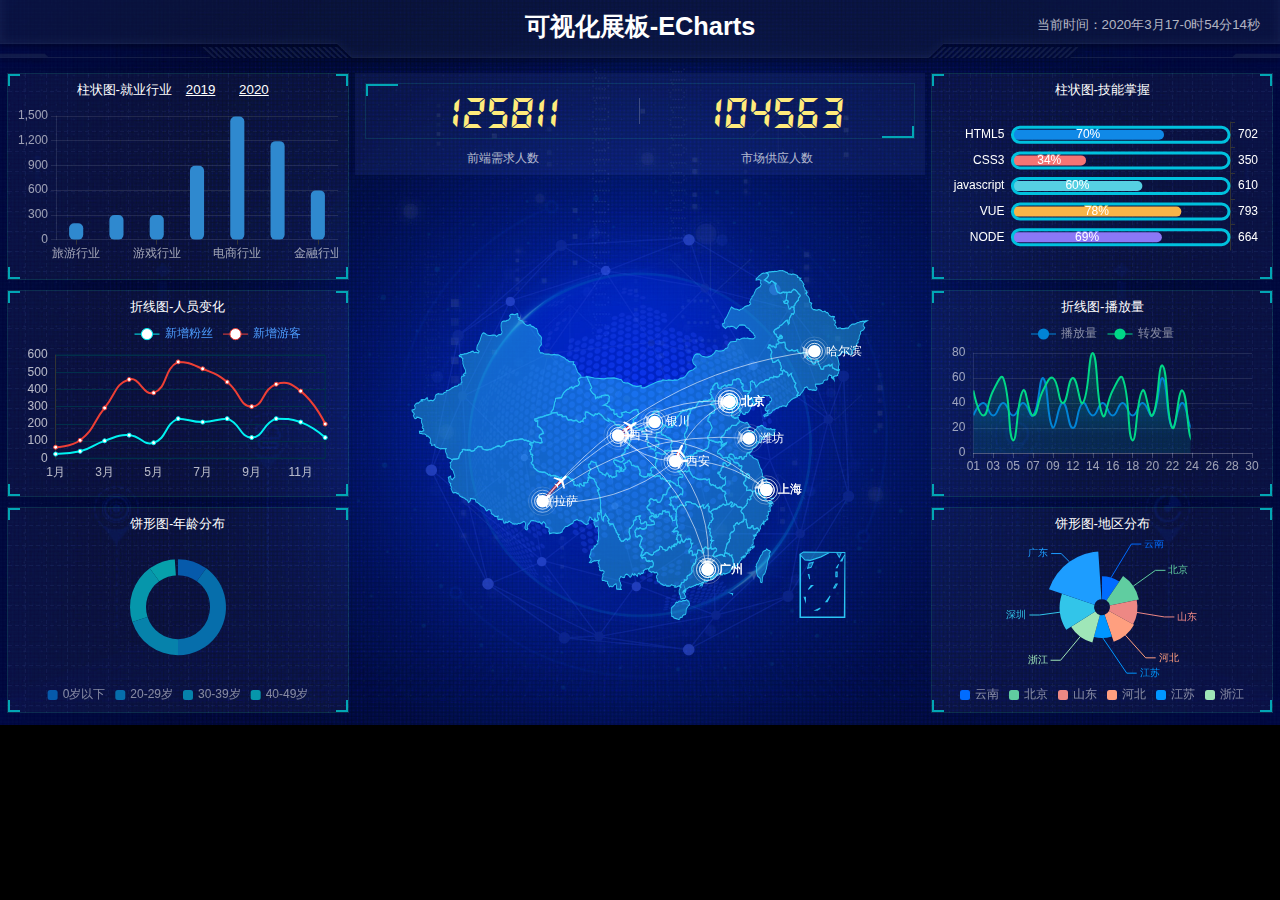
<file: echart/index.html>
<!DOCTYPE html>
<html lang="en">
  <head>
    <meta charset="UTF-8" />
    <meta name="viewport" content="width=device-width, initial-scale=1.0" />
    <title>Document</title>
    <link rel="stylesheet" href="css/index.css" />
  </head>

  <body>
    <header>
      <h1>可视化展板-ECharts</h1>
      <div class="showTime">当前时间：2020年3月17-0时54分14秒</div>
      <script>
        var t = null;
        t = setTimeout(time, 1000); //開始运行
        function time() {
          clearTimeout(t); //清除定时器
          dt = new Date();
          var y = dt.getFullYear();
          var mt = dt.getMonth() + 1;
          var day = dt.getDate();
          var h = dt.getHours(); //获取时
          var m = dt.getMinutes(); //获取分
          var s = dt.getSeconds(); //获取秒
          document.querySelector(".showTime").innerHTML =
            "当前时间：" +
            y +
            "年" +
            mt +
            "月" +
            day +
            "-" +
            h +
            "时" +
            m +
            "分" +
            s +
            "秒";
          t = setTimeout(time, 1000); //设定定时器，循环运行
        }
      </script>
    </header>
    <section class="mainbox">
      <div class="column">
        <div class="panel bar">
          <h2>
            柱状图-就业行业 <a href="javascript:;">2019</a>
            <a href="javacript:;"> 2020</a>
          </h2>
          <div class="chart"></div>
          <div class="panel-footer"></div>
        </div>
        <div class="panel line">
          <h2>折线图-人员变化</h2>
          <div class="chart"></div>
          <div class="panel-footer"></div>
        </div>
        <div class="panel pie">
          <h2>饼形图-年龄分布</h2>
          <div class="chart"></div>
          <div class="panel-footer"></div>
        </div>
      </div>
      <div class="column">
        <div class="no">
          <div class="no-hd">
            <ul>
              <li>125811</li>
              <li>104563</li>
            </ul>
          </div>
          <div class="no-bd">
            <ul>
              <li>前端需求人数</li>
              <li>市场供应人数</li>
            </ul>
          </div>
        </div>
        <div class="map">
          <div class="chart"></div>
          <div class="map1"></div>
          <div class="map2"></div>
          <div class="map3"></div>
        </div>
      </div>
      <div class="column">
        <div class="panel bar1">
          <h2>柱状图-技能掌握</h2>
          <div class="chart"></div>
          <div class="panel-footer"></div>
        </div>
        <div class="panel line1">
          <h2>折线图-播放量</h2>
          <div class="chart"></div>
          <div class="panel-footer"></div>
        </div>
        <div class="panel pie1">
          <h2>饼形图-地区分布</h2>
          <div class="chart"></div>
          <div class="panel-footer"></div>
        </div>
      </div>
    </section>
    <script src="js/flexible.js"></script>
    <script src="js/jquery.js"></script>
    <script src="js/echarts.min.js"></script>
    <script src="js/index.js"></script>
    <script src="js/china.js"></script>
    <script src="js/myMap.js"></script>
  </body>
</html>
</file>
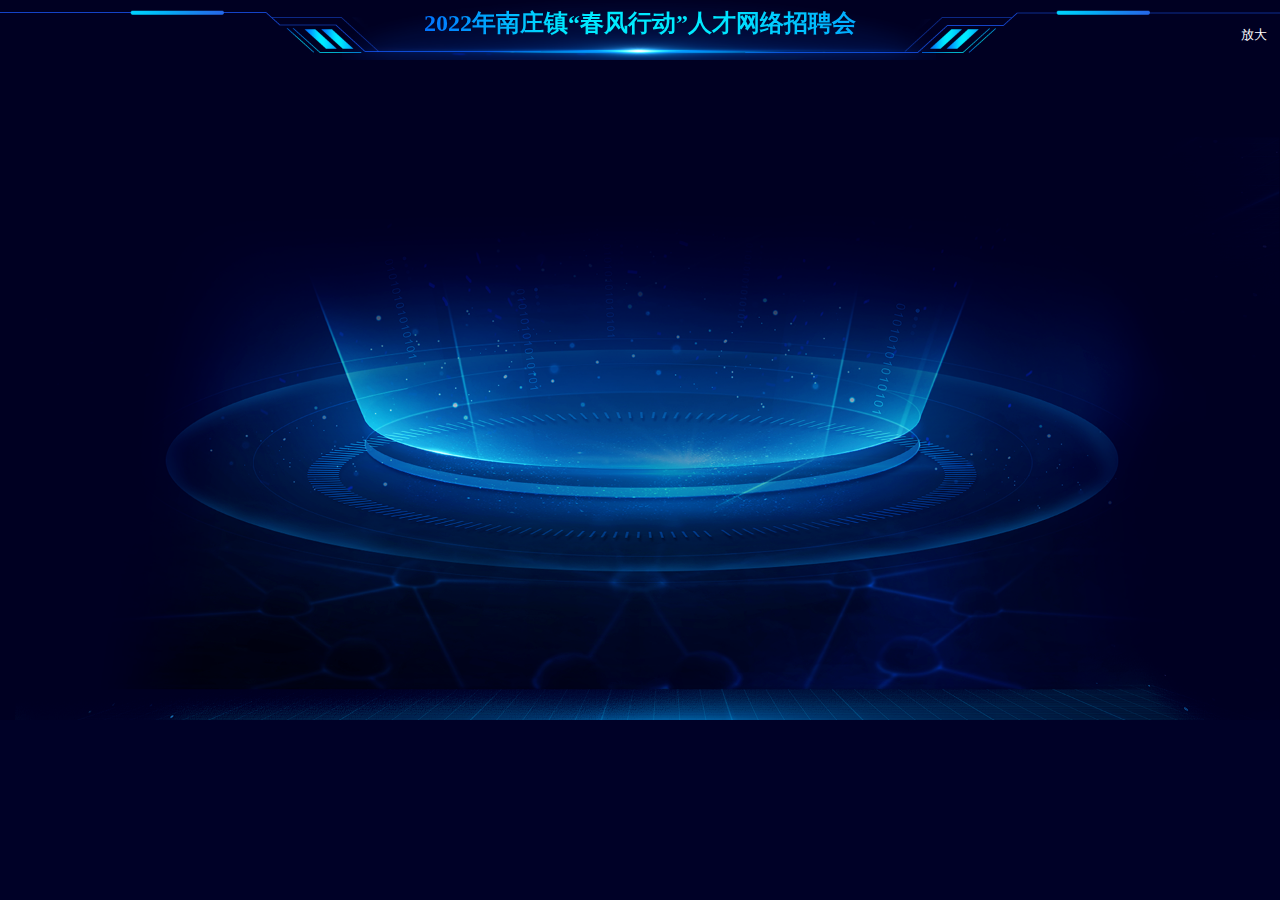
<file: echarts-demo/index.html>
<!DOCTYPE html>
<html lang="en">
  <head>
    <meta charset="UTF-8" />
    <meta name="viewport" content="width=device-width, initial-scale=1.0" />
    <title>数据可视化</title>
    <link rel="stylesheet" href="css/index.css" />
    <script>
      var t = null;
      t = setTimeout(time, 1000); //开始运行
      function time() {
        clearTimeout(t); //清除定时器
        dt = new Date();
        var y = dt.getFullYear();
        var mt = dt.getMonth() + 1;
        var day = dt.getDate();
        var h = dt.getHours(); //获取时
        var m = dt.getMinutes(); //获取分
        var s = dt.getSeconds(); //获取秒
        var ma = (h >= 12) ? 'Pm' : 'Am' ;
        document.querySelector(".ma").innerHTML = ma;
        document.querySelector(".timer").innerHTML =
          (h < 10 ? ('0' + h) : h) +
          ":" +
          m +
          ":" +
          (s < 10 ? ('0' + s) : s)
          
        t = setTimeout(time, 1000); //设定定时器，循环运行
      }
    </script>
  </head>
  <body>
    <div class="wrapper" id="wrapper">
      <header>
        <h1>2022年南庄镇“春风行动”人才网络招聘会</h1>
        <div class="showTime"><span class="timer"></span><span class="ma"></span></div>
        <div class="fullScreen" onclick="toggleFullScreen(event)">放大</div>
        
      </header>
      <section>
        <div class="column"></div>
        <div class="column"></div>
        <div class="column"></div>
      </section>
    </div>

    

    <script src="js/flexible.js"></script>
    <script src="js/echarts.min.js"></script>
    <!-- 先引入jquery -->
    <script src="js/jquery.js"></script>
    <script src="js/index.js"></script>
    <script>
      // document.querySelector(".fullScreen").οnclick=function(){ 

      // }; 
      function FullScreen(el){
        var isFullscreen=document.fullScreen||document.mozFullScreen||document.webkitIsFullScreen;
        if(!isFullscreen){//进入全屏,多重短路表达式
        (el.requestFullscreen&&el.requestFullscreen())||
        (el.mozRequestFullScreen&&el.mozRequestFullScreen())||
        (el.webkitRequestFullscreen&&el.webkitRequestFullscreen())||(el.msRequestFullscreen&&el.msRequestFullscreen());

        }else{ //退出全屏,三目运算符
        document.exitFullscreen?document.exitFullscreen():
        document.mozCancelFullScreen?document.mozCancelFullScreen():
        document.webkitExitFullscreen?document.webkitExitFullscreen():'';
        }
      }
      function toggleFullScreen(e){
        var el=e.srcElement||e.target;//target兼容Firefox
        el.innerHTML=='点我全屏'?el.innerHTML='退出全屏':el.innerHTML='点我全屏';
        FullScreen(el);
      }
    </script>
  </body>
</html>
</file>
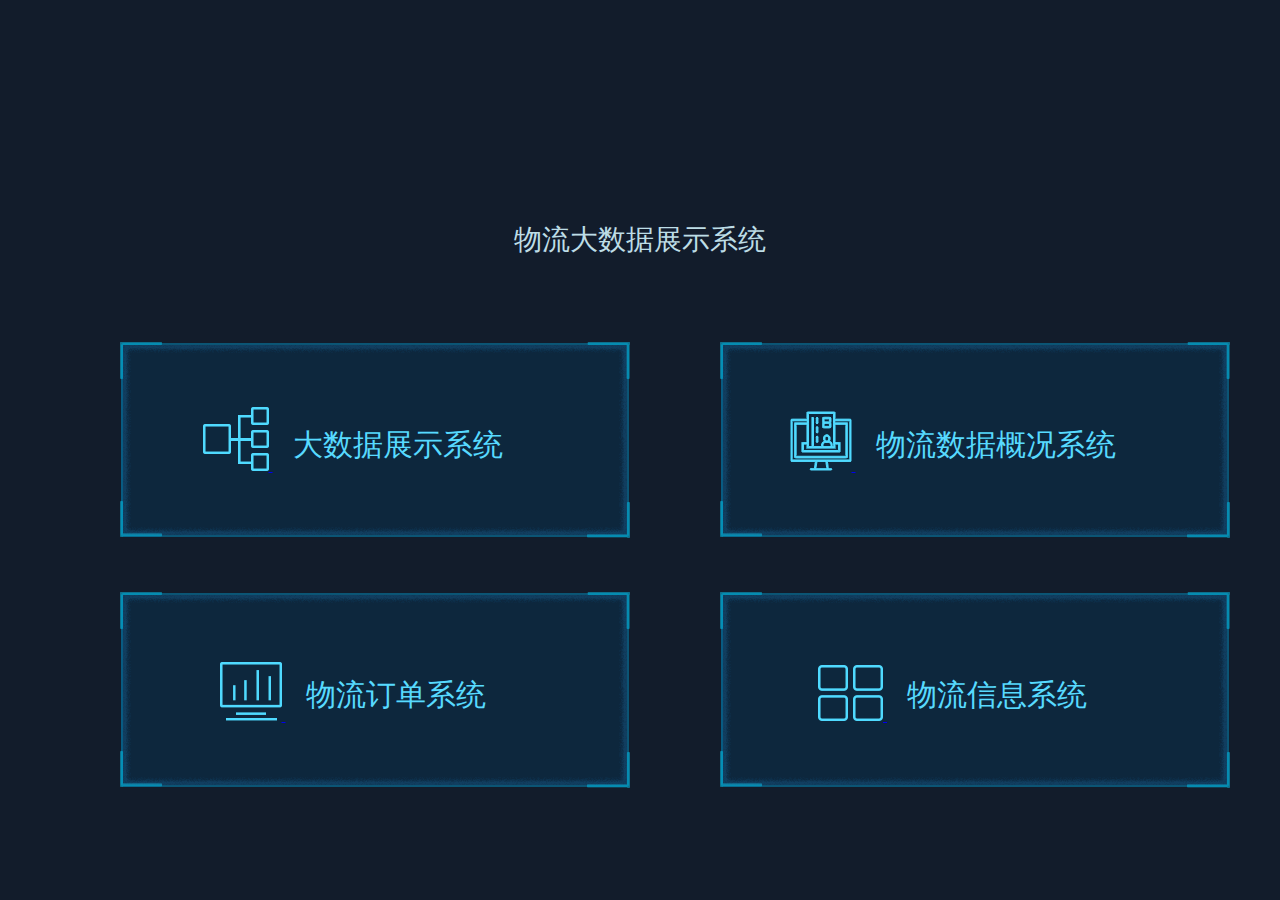
<file: h5wdsjmoban/index.html>
<!DOCTYPE html>
<html lang="en">
<head>
    <meta charset="UTF-8">
    <meta name="viewport" content="width=device-width, initial-scale=1.0">
    <meta http-equiv="X-UA-Compatible" content="ie=edge">
    <title>物流大数据展示系统</title>
    <link rel="stylesheet" href="css/main.css">
</head>
<body>
<div id="navigation">
    <div class="header">
        <p class="p1">
            <!--<img src="./images/guohui.png" alt="">-->
        </p>
        <p  class="p2"></p>
        <p  class="p3">物流大数据展示系统</p>
    </div>
    <div class="contain">
        <ul>
            <li>
                <a href="bigdata.html" target="_blank">
                    <img src="./images/jinrong.png" alt="">
                    <span>大数据展示系统</span>
                </a>
            </li>
            <li>
                <a href="survey.html" target="_blank">
                    <img src="./images/xinyong.png" alt="">
                    <span>物流数据概况系统</span>
                </a>
            </li>
            <li>
                <a href="index2.html" target="_blank">
                    <img src="./images/fengxian.png" alt="">
                    <span>物流订单系统</span>
                </a>
            </li>
            <li>
                <a href="index3.html" target="_blank">
                    <img src="./images/chanye.png" alt="">
                    <span>物流信息系统</span>
                </a>
            </li>
        </ul>
    </div>

</div>
</body>

</html>
</file>
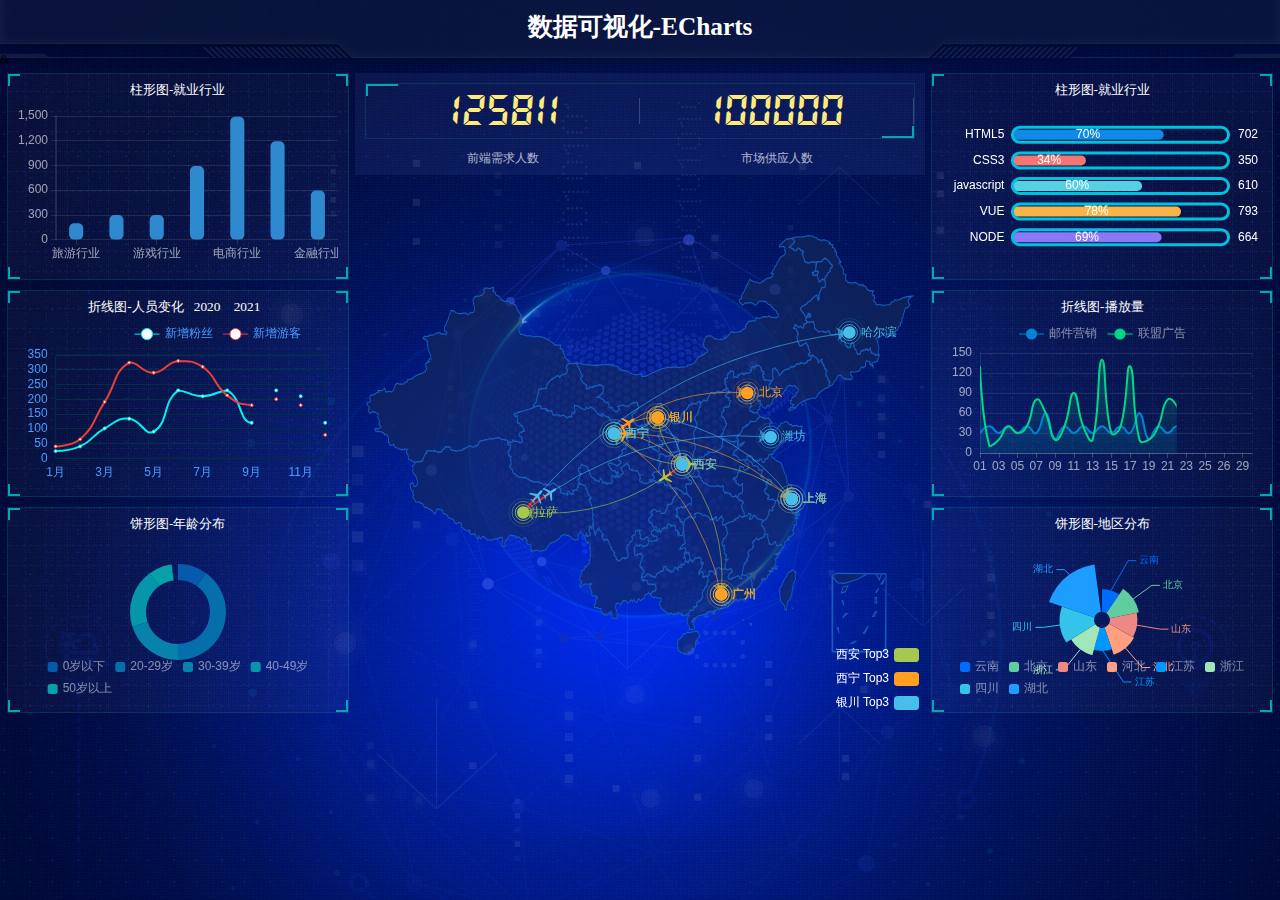
<file: myEcharts/index.html>
<!DOCTYPE html>
<html lang="en">
  <head>
    <meta charset="UTF-8" />
    <meta name="viewport" content="width=device-width, initial-scale=1.0" />
    <title>数据可视化</title>
    <link rel="stylesheet" href="css/index.css" />
  </head>
  <body>
    <!-- 头部的盒子 -->
    <header>
      <h1>数据可视化-ECharts</h1>
      <div class="showTime"></div>
      <script>
        var t = null;
        t = setTimeout(time, 1000); //開始运行
        function time() {
          clearTimeout(t); //清除定时器
          dt = new Date();
          var y = dt.getFullYear();
          var mt = dt.getMonth() + 1;
          var day = dt.getDate();
          var h = dt.getHours(); //获取时
          var m = dt.getMinutes(); //获取分
          var s = dt.getSeconds(); //获取秒
          document.querySelector(".showTime").innerHTML =
            "当前时间：" +
            y +
            "年" +
            mt +
            "月" +
            day +
            "-" +
            h +
            "时" +
            m +
            "分" +
            s +
            "秒";
          t = setTimeout(time, 1000); //设定定时器，循环运行
        }
      </script>
      &
    </header>

    <!-- 页面主体部分 -->
    <section class="mainbox">
      <div class="column">
        <div class="panel bar">
          <h2>柱形图-就业行业</h2>
          <div class="chart"></div>
          <div class="panel-footer"></div>
        </div>
        <div class="panel line">
          <h2>
            折线图-人员变化 <a href="javacript:;">2020</a
            ><a href="javascript:;">2021</a>
          </h2>
          <div class="chart">图表</div>
          <div class="panel-footer"></div>
        </div>
        <div class="panel pie">
          <h2>饼形图-年龄分布</h2>
          <div class="chart">图表</div>
          <div class="panel-footer"></div>
        </div>
      </div>
      <div class="column">
        <!-- no模块制作 -->
        <div class="no">
          <div class="no-hd">
            <ul>
              <li>125811</li>
              <li>100000</li>
            </ul>
          </div>
          <div class="no-bd">
            <ul>
              <li>前端需求人数</li>
              <li>市场供应人数</li>
            </ul>
          </div>
        </div>
        <!-- 地图模块 -->
        <div class="map">
          <div class="map1"></div>
          <div class="map2"></div>
          <div class="map3"></div>
          <div class="chart"></div>
        </div>
      </div>
      <div class="column">
        <div class="panel bar2">
          <h2>柱形图-就业行业</h2>
          <div class="chart">图表</div>
          <div class="panel-footer"></div>
        </div>
        <div class="panel line2">
          <h2>折线图-播放量</h2>
          <div class="chart">图表</div>
          <div class="panel-footer"></div>
        </div>
        <div class="panel pie2">
          <h2>饼形图-地区分布</h2>
          <div class="chart">图表</div>
          <div class="panel-footer"></div>
        </div>
      </div>
    </section>
    <script src="js/flexible.js"></script>
    <script src="js/echarts.min.js"></script>
    <!-- 先引入jquery -->
    <script src="js/jquery.js"></script>
    <!-- 必须先引入china.js 这个文件 因为中国地图需要 -->
    <script src="js/china.js"></script>
    <script src="js/index.js"></script>
  </body>
</html>
</file>
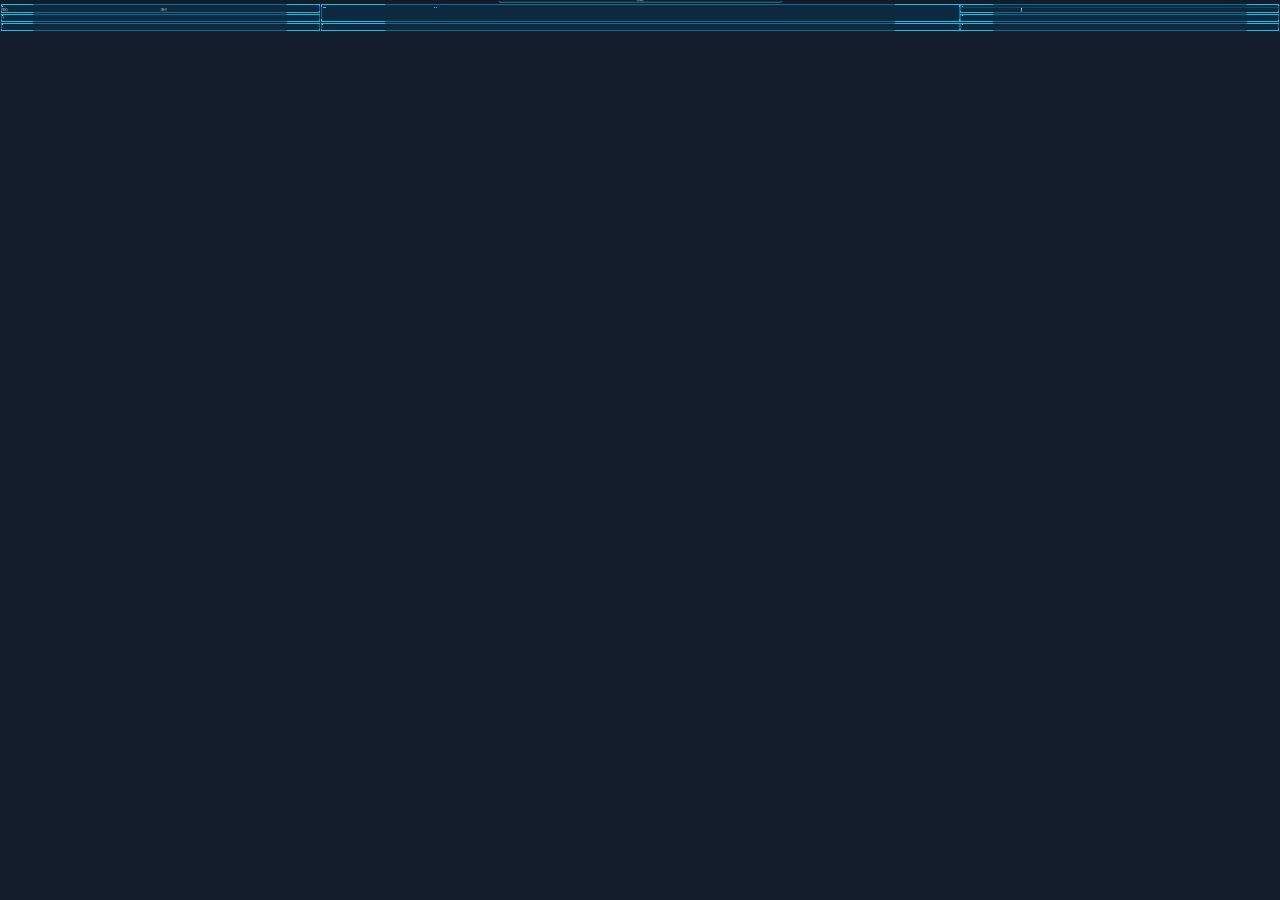
<file: h5wdsjmoban/bigdata.html>
<!DOCTYPE html>
<html lang="en">
<head>
    <meta charset="UTF-8">
    <title>数据展示</title>
    <link rel="stylesheet" href="css/wodry.css">
    <link rel="stylesheet" href="css/index.css">
    <link rel="stylesheet" href="css/public.css">

    <script src="https://www.jq22.com/jquery/jquery-1.10.2.js"></script>
    <script>
        $(function () {
            $('.myscroll').myScroll({
                speed: 60, //数值越大，速度越慢
                rowHeight: 38 //li的高度
            });
        });

        $(document).ready(function () {
            var whei = $(window).width()
            $("html").css({ fontSize: whei / 22 });
            $(window).resize(function () {
                var whei = $(window).width();
                $("html").css({ fontSize: whei / 22 })
            });
        });
    </script>
</head>
<body>

<div class="main">
    <div class="header">
        <div class="header-left fl" id="time"></div>
        <div class="header-center fl">
            <div class="header-title">
                物流大数据展示
            </div>
            <div class="header-img"></div>
        </div>
        <div class="header-right fl"></div>
        <div class="header-bottom fl"></div>

    </div>

    <div class="center">
        <div class="center-left fl">
            <div class="left-top rightTop border">
                <!--<h1 id="ceshi">数据可视化</h1>-->
                <div class="title">基本信息</div>
                <div class="top-list">
                    <p>当你征服一座山峰时，它已经在你脚下了，你必须再找一座山峰去征服，否则，你只有下山，走下坡路了</p>
                    <ul>
                        <li>成交额：4250万</li>
                        <li>成交量：3545万件</li>
                        <li>在线总数：1254万</li>
                        <li>总包裹量：7854万</li>
                        <li>在线商家：68万</li>
                        <li>已发件：154万</li>
                    </ul>
                </div>

            </div>
            <div class="left-cen rightTop border">
                <div class="title">包裹量排名</div>

                <ul class="company" id="ceshi">

                    <li class="wodryRX0">
                        <span>NO.1</span>
                        湖南，包裹累计18.8万件</li><br/>
                    <li class="wodryRX1">NO.2
                        河南，包裹累计16.5万件</li>
                    <br/>
                    <li class="wodryRX2">NO.3
                        贵州，包裹累计15.9万件</li>
                    <br/>
                    <li class="wodryRX3">NO.4
                        上海，包裹累计15.2万件</li>
                    <br/>
                    <li class="wodryRX4">NO.5
                        北京，包裹累计14.7万件</li>
                </ul>

            </div>
            <div class="left-bottom rightTop border">
                <div class="title">商品分类占比</div>
                <div class="bottom-b">
                    <div id="chart3" class="allnav"></div>
                </div>

            </div>
        </div>
        <div class="center-cen fl">
            <div class="cen-top rightTop border">
                <div class="top-title">
                    <ul>
                        <li>
                            <p>数量统计</p>
                            <span>3</span>
                            <span>6</span>
                            <span>5</span>
                            <b>个</b>
                        </li>
                        <li>
                            <p>同比上升</p>
                            <span>1</span>
                            <span>3</span>
                            <b>%</b>
                        </li>
                    </ul>
                </div>

                <div class="top-bottom">
                    <div id="map" class="allnav" style="height: 4.4rem"></div>
                </div>


            </div>
            <div class="cen-bottom rightTop border">
                <div class="title">月统计</div>
                <div class="bottom-b">
                    <div id="chart4" class="allnav"></div>
                </div>

            </div>
        </div>
        <div class="center-right fr">
            <div class="right-top rightTop border">
                <div class="title">商品销售排行</div>

                <div class="echart wenzi">
                    <div class="gun">
                    <span>排名</span>
                    <span>商品名称</span>
                    <span>销量</span>
                </div>
                    <div id="FontScroll" class="myscroll">
                        <ul>
                            <li>
                                <div class="fontInner clearfix">
                                    <span>
                                        <b>1</b>
                                    </span>
                                    <span>女装</span>
                                    <span>4562万</span>
                                </div>
                            </li>
                            <li>
                                <div class="fontInner clearfix">
                                    <span>
                                        <b>2</b>
                                    </span>
                                    <span>手机配件</span>
                                    <span>4125万</span>
                                </div>
                            </li>
                            <li>
                                <div class="fontInner clearfix">
                                    <span>
                                        <b>3</b>
                                    </span>
                                    <span>手机</span>
                                    <span>4100万</span>
                                </div>
                            </li>
                            <li>
                                <div class="fontInner clearfix">
                                    <span>
                                        <b>4</b>
                                    </span>
                                    <span>流行饰品</span>
                                    <span>3989万</span>
                                </div>
                            </li>
                            <li>
                                <div class="fontInner clearfix">
                                    <span>
                                        <b>5</b>
                                    </span>
                                    <span>男装</span>
                                    <span>3956万</span>
                                </div>
                            </li>
                            <li>
                                <div class="fontInner clearfix">
                                    <span>
                                        <b>6</b>
                                    </span>
                                    <span>真人发</span>
                                    <span>3823万</span>
                                </div>
                            </li>
                            <li>
                                <div class="fontInner clearfix">
                                    <span>
                                        <b>7</b>
                                    </span>
                                    <span>手表</span>
                                    <span>3723万</span>
                                </div>
                            </li>
                            <li>
                                <div class="fontInner clearfix">
                                    <span>
                                        <b>8</b>
                                    </span>
                                    <span>服饰配件</span>
                                    <span>3500万</span>
                                </div>
                            </li>
                            <li>
                                <div class="fontInner clearfix">
                                    <span>
                                        <b>9</b>
                                    </span>
                                    <span>电脑</span>
                                    <span>3412万</span>
                                </div>
                            </li>
                            <li>
                                <div class="fontInner clearfix">
                                    <span>
                                        <b>10</b>
                                    </span>
                                    <span>化妆品</span>
                                    <span>3312万</span>
                                </div>
                            </li>
                            <li>
                                <div class="fontInner clearfix">
                                    <span>
                                        <b>11</b>
                                    </span>
                                    <span>女鞋</span>
                                    <span>2856万</span>

                                </div>
                            </li>
                            <li>
                                <div class="fontInner clearfix">
                                    <span>
                                        <b>12</b>
                                    </span>
                                    <span>礼品</span>
                                    <span>2631万</span>

                                </div>
                            </li>

                        </ul>
                    </div>
                </div>

            </div>
            <div class="right-cen border">
                <div class="title">各平台占比</div>
                <div class="right-cen-cent">
                    <div id="chart2" class="allnav"></div>
                </div>

            </div>
            <div class="right-bottom rightTop border">
                <div class="title">全球贸易国家城市排行</div>
                <div class="chat">
                    <div id="chart5" class="allnav"></div>
                </div>

            </div>
        </div>
    </div>


</div>


<script src="js/jquery.min.js"></script>
<script src="https://www.jq22.com/jquery/echarts-4.2.1.min.js"></script>
<script src="js/wodry.min.js"></script>
<script src="js/fontscroll.js"></script>
<script src="js/echarts.js"></script>
<script src="js/china.js"></script>
<!--<script src="js/mymap.js"></script>-->
<script>
    /*$('#ceshi').wodry({

        animation: 'rotateX',

        delay: 1000,

        animationDuration: 800

    });*/
    /*window.onload = function () {
        setInterval(function () {
            var hs=document.getElementById("ceshi");
            var hstyle=hs.style.transform;
            if(hstyle=='rotateX(-360deg)'){
                //console.log(1)
                hs.style.transform='rotateX(0deg)';
                hs.style.transform='transform 500ms cubic-bezier(0.55, 0.18, 0.92, 0.46) 0s;'
            }else {
                hs.style.transform='rotateX(-360deg)';
                hs.style.transition="all 2s";
            }
        }, 5000);
    };*/
    var counter = 3000;
    var ulist=document.getElementById("ceshi").getElementsByTagName("li");
    for (var i=0;i<ulist.length;i++){
        //console.log(ulist[i].className);
        var liclass=ulist[i].className;
        var a= $('.'+liclass+'').wodry({
            animation: 'rotateX',
            delay: counter,
            animationDuration: 1000
        });
        if(counter>3050){
            counter=3000;
        }else {
            counter +=10;
        }
        //console.log(counter);

    }

    //顶部时间
    function getTime(){
        var myDate = new Date();
        var myYear = myDate.getFullYear(); //获取完整的年份(4位,1970-????)
        var myMonth = myDate.getMonth()+1; //获取当前月份(0-11,0代表1月)
        var myToday = myDate.getDate(); //获取当前日(1-31)
        var myDay = myDate.getDay(); //获取当前星期X(0-6,0代表星期天)
        var myHour = myDate.getHours(); //获取当前小时数(0-23)
        var myMinute = myDate.getMinutes(); //获取当前分钟数(0-59)
        var mySecond = myDate.getSeconds(); //获取当前秒数(0-59)
        var week = ['星期日','星期一','星期二','星期三','星期四','星期五','星期六'];
        var nowTime;

        nowTime = myYear+'-'+fillZero(myMonth)+'-'+fillZero(myToday)+'&nbsp;&nbsp;'+fillZero(myHour)+':'+fillZero(myMinute)+':'+fillZero(mySecond)+'&nbsp;&nbsp;'+week[myDay]+'&nbsp;&nbsp;';
        //console.log(nowTime);
        $('#time').html(nowTime);
    };
    function fillZero(str){
        var realNum;
        if(str<10){
            realNum	= '0'+str;
        }else{
            realNum	= str;
        }
        return realNum;
    }
    setInterval(getTime,1000);

</script>

</body>
</html>
</file>
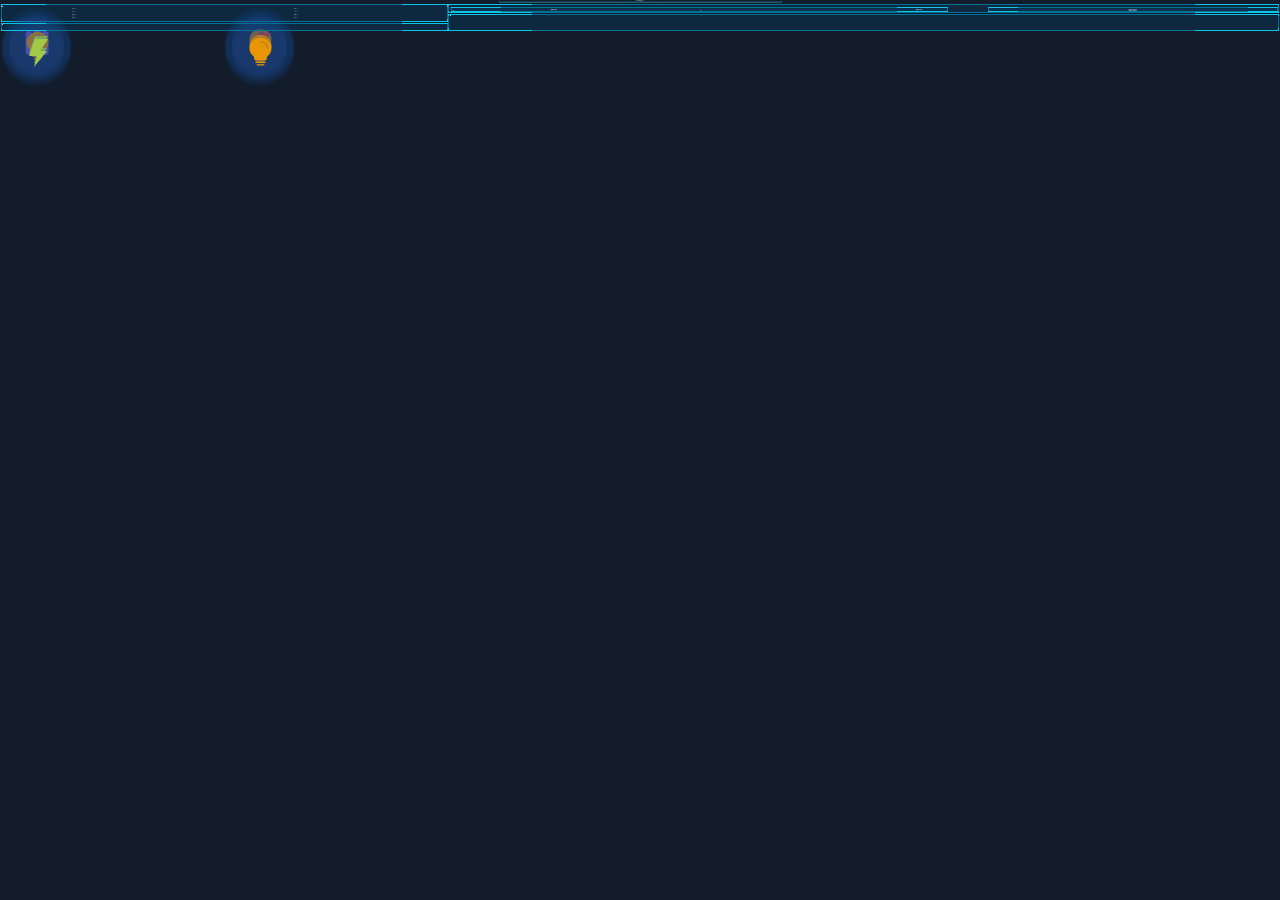
<file: h5wdsjmoban/index2.html>
<!DOCTYPE html>
<html lang="en">
<head>
    <meta charset="UTF-8">
    <title>订单信息</title>
    <link rel="stylesheet" href="css/public.css">
    <link rel="stylesheet" href="css/index1.css">
    <script src="https://www.jq22.com/jquery/jquery-1.10.2.js"></script>
</head>
<script>
/*    $(function () {
        $('.myscroll').myScroll({
            speed: 60, //数值越大，速度越慢
            rowHeight: 38 //li的高度
        });
    });*/

    $(document).ready(function () {
        var whei = $(window).width()
        $("html").css({ fontSize: whei / 22 });
        $(window).resize(function () {
            var whei = $(window).width();
            $("html").css({ fontSize: whei / 22 })
        });
    });
</script>
<body>
<div class="main">
    <div class="header">
        <div class="header-left fl" id="time"></div>
        <div class="header-center fl">
            <div class="header-title">
                物流订单信息展示
            </div>
            <div class="header-img"></div>
        </div>
        <div class="header-right fl"></div>
        <div class="header-bottom fl"></div>
    </div>


    <div class="center">
        <div class="center-left fl">
            <div class="left-top rightTop border">
                <div class="title">城市卖家</div>
                <div class="top-list">
                    <p>当你征服一座山峰时，它已经在你脚下了，你必须再找一座山峰去征服，否则，你只有下山，走下坡路了</p>
                    <ul>
                        <li>
                            <img src="./images/pic-4.png" alt="">
                           <span>广州：4250</span>
                        </li>
                        <li>
                            <img src="./images/pic-5.png" alt="">
                            <span>深圳：3545</span>
                        </li>
                        <li>
                            <img src="./images/pic-5.png" alt="">
                            <span>浙江：3545</span>
                        </li>
                        <li>
                            <img src="./images/pic-6.png" alt="">
                            <span>上海：3545</span>
                        </li>
                        <li>
                            <img src="./images/pic-7.png" alt="">
                            <span>宁波：3545</span>
                        </li>
                        <li>
                            <img src="./images/pic-5.png" alt="">
                            <span>福建：3545</span>
                        </li>
                        <li>
                            <img src="./images/pic-7.png" alt="">
                            <span>北京：3545</span>
                        </li>
                        <li>
                            <img src="./images/pic-5.png" alt="">
                            <span>杭州：3545</span>
                        </li>
                    </ul>
                </div>

            </div>

            <div class="left-bottom rightTop border">
                <div class="title">商品排行</div>
                <div class="bottom-b">
                    <!--<div id="chart3" class="allnav"></div>-->
                    <div class="gun">
                        <span>排名</span>
                        <span>商品名称</span>
                        <span>销量</span>
                        <span>同比</span>
                    </div>
                    <div id="FontScroll" class="myscroll">
                        <ul>
                            <li>
                                <div class="fontInner clearfix">
                                    <span>
                                        <b>1</b>
                                    </span>
                                    <span>女装</span>
                                    <span>4562万</span>
                                    <span>23%</span>
                                </div>
                            </li>
                            <li>
                                <div class="fontInner clearfix">
                                    <span>
                                        <b>2</b>
                                    </span>
                                    <span>手机配件</span>
                                    <span>4125万</span>
                                    <span>21%</span>
                                </div>
                            </li>
                            <li>
                                <div class="fontInner clearfix">
                                    <span>
                                        <b>3</b>
                                    </span>
                                    <span>手机</span>
                                    <span>4100万</span>
                                    <span>19%</span>
                                </div>
                            </li>
                            <li>
                                <div class="fontInner clearfix">
                                    <span>
                                        <b>4</b>
                                    </span>
                                    <span>流行饰品</span>
                                    <span>3989万</span>
                                    <span>17%</span>
                                </div>
                            </li>
                            <li>
                                <div class="fontInner clearfix">
                                    <span>
                                        <b>5</b>
                                    </span>
                                    <span>男装</span>
                                    <span>3956万</span>
                                    <span>16%</span>
                                </div>
                            </li>
                            <li>
                                <div class="fontInner clearfix">
                                    <span>
                                        <b>6</b>
                                    </span>
                                    <span>真人发</span>
                                    <span>3823万</span>
                                    <span>12%</span>
                                </div>
                            </li>
                            <li>
                                <div class="fontInner clearfix">
                                    <span>
                                        <b>7</b>
                                    </span>
                                    <span>手表</span>
                                    <span>3723万</span>
                                    <span>10%</span>
                                </div>
                            </li>


                        </ul>
                    </div>


                </div>

            </div>
        </div>
        <div class="center-cen fl">
            <div class="cen-top rightTop border">
                <div class="top-title rightTop border">
                    <ul>
                        <li>
                            <p>数量统计</p>
                            <span>365</span>
                            <!--<span>6</span>
                            <span>5</span>-->
                            <b>个</b>
                            <div class="datashuji">
                                <span>较昨日增加1200人</span>
                            </div>
                        </li>
                        <li>
                            <p>同比上升</p>
                            <span>1312</span>
                            <!--<span>3</span>-->
                            <b>人</b>
                            <div class="dataright">
                                <span>较昨日增加1200人</span>
                            </div>
                        </li>
                    </ul>
                    <!--<span>4561332件</span>-->
                </div>

                <div class="top-bottom rightTop border">
                    <!--<div id="map" class="allnav"></div>-->
                    <span>4561332件</span>
                </div>


            </div>
            <div class="cen-bottom rightTop border">
                <div class="title">地区销售数据</div>
                <div class="bottom-b">
                    <div id="chart_1" class="allnav"></div>
                </div>

            </div>
        </div>

    </div>


</div>

<script src="https://www.jq22.com/jquery/echarts-4.2.1.min.js"></script>
<script src="js/china.js"></script>
<script src="js/index2.js"></script>

</body>
</html>
</file>
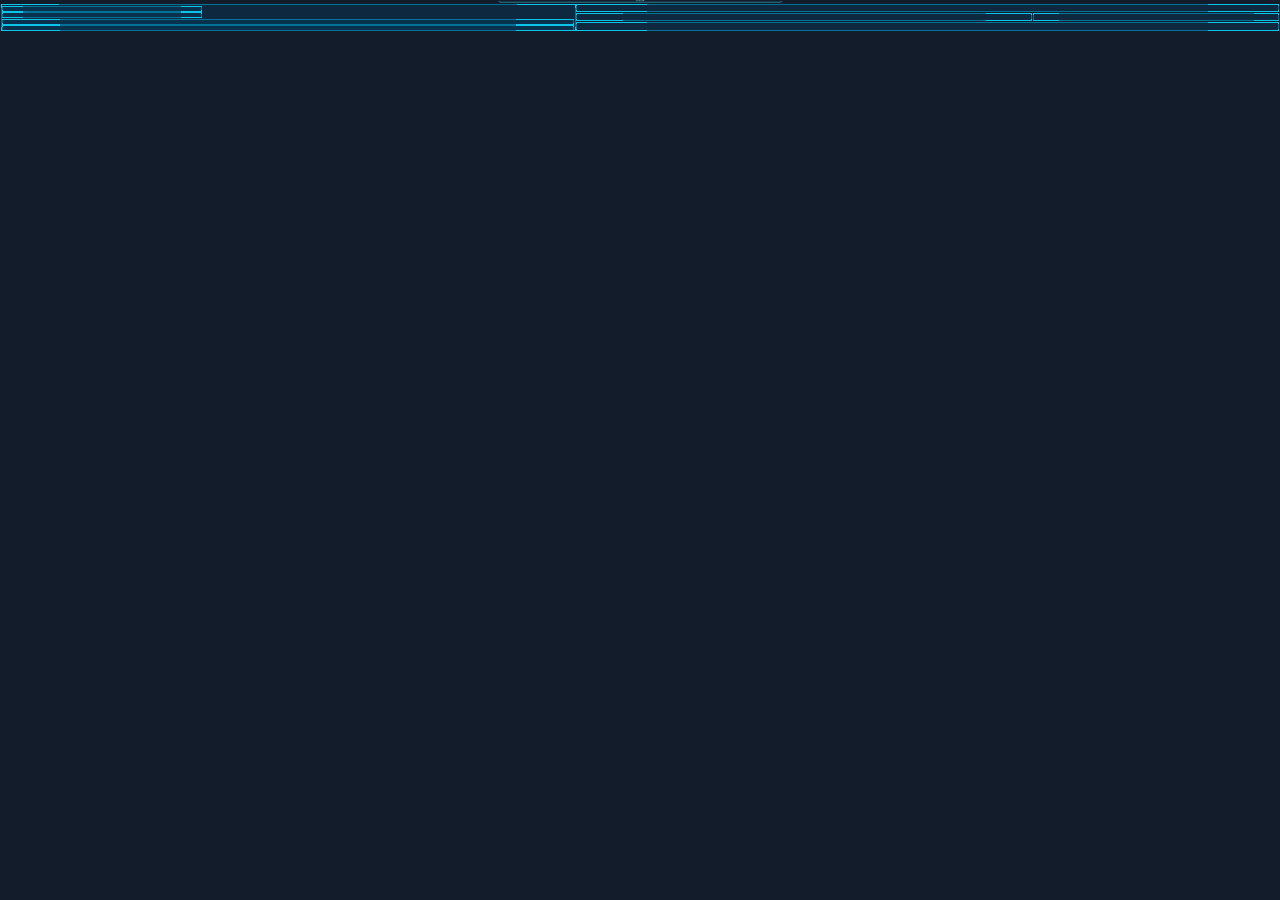
<file: h5wdsjmoban/index3.html>
<!DOCTYPE html>
<html lang="en">
<head>
    <meta charset="UTF-8">
    <title>物流信息</title>
    <link rel="stylesheet" href="css/public.css">
    <link rel="stylesheet" href="css/index3.css">
    <script src="https://www.jq22.com/jquery/jquery-1.10.2.js"></script>
    <script>
        $(document).ready(function () {
            var whei = $(window).width()
            $("html").css({ fontSize: whei / 22 });
            $(window).resize(function () {
                var whei = $(window).width();
                $("html").css({ fontSize: whei / 22 })
            });
        });
    </script>
</head>
<body>

<div class="main">
    <div class="header">
        <div class="header-left fl" id="time"></div>
        <div class="header-center fl">
            <div class="header-title">
                物流信息展示系统
            </div>
            <div class="header-img"></div>
        </div>
        <div class="header-right fl"></div>
        <div class="header-bottom fl"></div>
    </div>

    <div class="center">
        <div class="center-left fl">
            <div class="center-left-cen rightTop border" >
                <div class="center-left-cen-left fl">
                    <div class="center-left-cen-top1 fl rightTop border">
                        <div class="allnav" id="chart_7" style="height: 2.4rem;"></div>
                    </div>
                    <div class="center-left-cen-top2 fl rightTop border">
                        <div class="allnav" id="Gender" style="height: 2.4rem;"></div>
                    </div>
                </div>
                <div class="center-left-cen-right fr">
                    <div class="allnav" id="china"></div>
                </div>

                <div class="center-left-zhong rightTop border fl">
                    <div class="center-left-zhong-left fl">
                        <div class="allnav" id="char_1" style="height: 2.4rem;"></div>
                    </div>
                    <div class="center-left-zhong-right fr">
                        <div class="allnav" id="char_2" style="height: 2.2rem;"></div>
                    </div>
                </div>
                <div class="center-left-bottm rightTop border fr">
                    <div class="allnav" id="chart_5" style="height: 2.4rem;"></div>
                </div>
            </div>

        </div>



        <div class="center-right fr">
            <div class="center-right-top rightTop border">
                <div class="allnav" id="chart_3" style="height: 3rem;"></div>
            </div>
            <div class="center-right-cen-left fl rightTop border">
                <div class="allnav" id="chart_6" style="height: 3rem;"></div>
            </div>
            <div class="center-right-cen-right fr rightTop border">
                <div class="allnav" id="chart_8" style="height: 3.2rem;"></div>
            </div>
            <div class="center-right-bottom rightTop border fl">
                <div class="allnav" id="maps" style="height: 3.35rem;"></div>
            </div>
        </div>



    </div>



</div>


<script src="https://www.jq22.com/jquery/echarts-4.2.1.min.js"></script>
<script src="js/china.js"></script>
<script src="js/index3.js"></script>
<script src="js/newmap.js"></script>

<script>

</script>
</body>
</html>
</file>
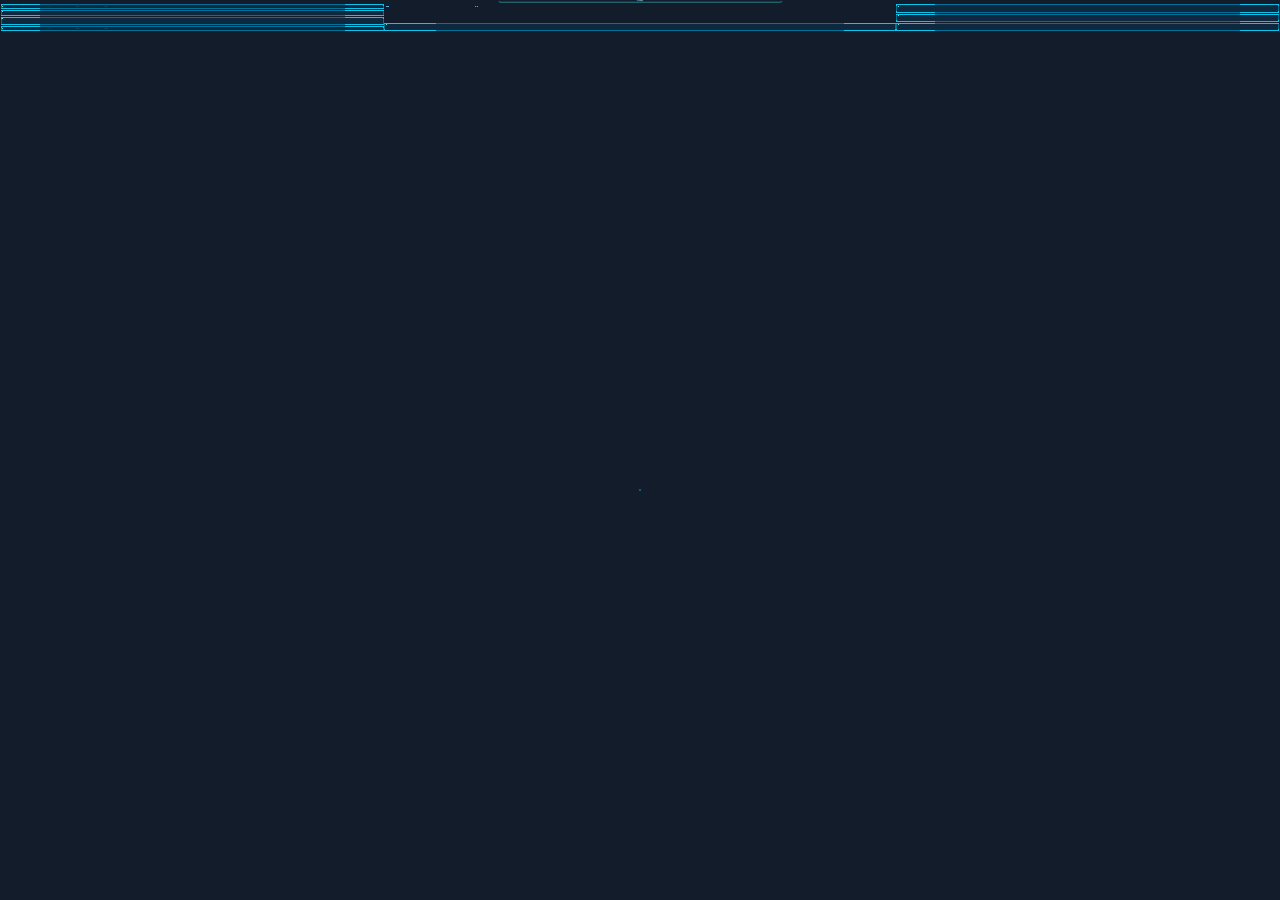
<file: h5wdsjmoban/survey.html>
<!DOCTYPE html>
<html lang="en">
<head>
    <meta charset="UTF-8">
    <title>数据概况</title>
    <link rel="stylesheet" href="css/wodry.css">
    <link rel="stylesheet" href="css/survey.css">
    <link rel="stylesheet" href="css/public.css">

    <script src="https://www.jq22.com/jquery/jquery-1.10.2.js"></script>
    <script>
        $(function () {
            $('.myscroll').myScroll({
                speed: 60, //数值越大，速度越慢
                rowHeight: 38 //li的高度
            });

            //自动轮播
            var timer = setInterval(autoPlay, 3000);
            function autoPlay(){
                var $bannerUl=$('#banner ul'),$bannerLi=$('#banner ul li');
                //动态获取ul的宽度
                $bannerUl.css('width',$bannerLi.width()*$bannerLi.length);
                $bannerUl.animate({
                    'marginLeft':-$bannerLi.width()
                },500,function(){
                    $(this).animate({'marginLeft':0},0)
                        .find('li').eq(0).appendTo($(this));
                    //把每次移动后的第一个li放到ul的最后面
                    /*
                    * 由于把第一个li放到ul的最后面，就会把第二个li挤到第一个li的位置，但是我们又需要显示第二个li，
                    * 所以需要移动回原点，但是这个移动过程不能被看到，所以执行时间是0
                    */
                });
            }

            // 清除和设置定时器
            $("#banner").mouseover(function(){
                clearInterval(timer);
            });

            $("#banner").mouseout(function () {
                timer = setInterval(autoPlay, 3000);
            })


        });


        $(document).ready(function () {
            var whei = $(window).width()
            $("html").css({ fontSize: whei / 22 });
            $(window).resize(function () {
                var whei = $(window).width();
                $("html").css({ fontSize: whei / 22 })
            });
        });
    </script>

</head>
<body>

<div class="main">
    <div class="header">
        <div class="header-left fl" id="time"></div>
        <div class="header-center fl">
            <div class="header-title">
                物流数据概况
            </div>
            <div class="header-img"></div>
        </div>
        <div class="header-right fl"></div>
        <div class="header-bottom fl"></div>

    </div>

    <div class="center">
        <div class="center-left fl">
            <div class="left-top rightTop border">
                <div class="title">基本信息</div>
                <div class="top-list">

                 <span>
                    <b class="counter" id="countyCount">1</b>
                    <p>县服务中心</p>
                 </span>
                <span>
                    <b class="counter" id="townCount">19</b>
                    <p>乡镇服务站</p>
                 </span>
                <span>
                    <b class="counter" id="villageCount">290</b>
                    <p>村服务部</p>
                 </span>
                <span class="last">
                    <b class="counter" id="userCount">2180</b>
                    <p>三级服务体系人员</p>
                 </span>

              </div>

            </div>
            <div class="left-cen rightTop border">
                <div class="title">店铺销售情况</div>

                <div id="banner" class="banner">
                    <ul>
                        <li>
                            <div class="list clearfix">
                                <div class="listTxt">
                                    <p> 商店名称：<span>华为旗舰店</span></p>
                                    <p>销售金额：<span>5000万</span></p>
                                    <p>所售商品：<span>电子产品、手机、电脑</span></p>
                                    <p>店铺地区：<span>全国 </span></p>
                                    <p>销售时间：<span>2020-11-11</span></p>
                                </div>
                                <div class="listImg"><img src="./images/touxiang.png"></div>
                            </div>
                        </li>
                        <li>
                            <div class="list clearfix">
                                <div class="listTxt">
                                    <p> 商店名称：<span>小米旗舰店</span></p>
                                    <p>销售金额：<span>4000万</span></p>
                                    <p>所售商品：<span>电子产品</span></p>
                                    <p>店铺地区：<span>全国 </span></p>
                                    <p>销售时间：<span>2020-11-11</span></p>
                                </div>
                                <div class="listImg"><img src="./images/touxiang.png"></div>
                            </div>
                        </li>
                        <li>
                            <div class="list clearfix">
                                <div class="listTxt">
                                    <p> 商店名称：<span>vivo旗舰店</span></p>
                                    <p>销售金额：<span>3500万</span></p>
                                    <p>所售商品：<span>电子产品</span></p>
                                    <p>店铺地区：<span>全国 </span></p>
                                    <p>销售时间：<span>2020-11-11</span></p>
                                </div>
                                <div class="listImg"><img src="./images/touxiang.png"></div>
                            </div>
                        </li>
                        <li>
                            <div class="list clearfix">
                                <div class="listTxt">
                                    <p> 商店名称：<span>OPPO旗舰店</span></p>
                                    <p>销售金额：<span>3000万</span></p>
                                    <p>所售商品：<span>电子产品</span></p>
                                    <p>店铺地区：<span>全国 </span></p>
                                    <p>销售时间：<span>2020-11-11</span></p>
                                </div>
                                <div class="listImg"><img src="./images/touxiang.png"></div>
                            </div>
                        </li>
                        <!--<li><a href="#"><img src="./images/500x300-1.png" alt=""></a></li>
                        <li><a href="#"><img src="./images/500x300-2.png" alt=""></a></li>
                        <li><a href="#"><img src="./images/500x300-3.png" alt=""></a></li>-->
                    </ul>
                </div>


            </div>
            <div class="left-bottom rightTop border">
                <div class="title">商品分类占比</div>
                <div class="bottom-b">
                    <div id="chart3" class="allnav"></div>
                </div>

            </div>


            <div class="left-top rightTop border" style="margin-bottom:0px !important;">
                <div class="title">基本信息</div>
                <div class="top-list">

                 <span>
                    <b class="counter">1</b>
                    <p>县服务中心</p>
                 </span>
                    <span>
                    <b class="counter" >19</b>
                    <p>乡镇服务站</p>
                 </span>
                    <span>
                    <b class="counter" >290</b>
                    <p>村服务部</p>
                 </span>
                    <span class="last">
                    <b class="counter" >2180</b>
                    <p>三级服务体系人员</p>
                 </span>

                </div>

            </div>
        </div>
        <div class="center-cen fl">
            <div class="cen-top">
                <div class="top-title">
                    <ul>
                        <li>
                            <p>数量统计</p>
                            <span>3</span>
                            <span>6</span>
                            <span>5</span>
                            <b>个</b>
                        </li>
                        <li>
                            <p>同比上升</p>
                            <span>1</span>
                            <span>3</span>
                            <b>%</b>
                        </li>
                    </ul>
                </div>

                <div class="top-bottom">
                    <div id="diqu" class="allnav" style="height: 4.4rem"></div>
                </div>


            </div>
            <div class="cen-bottom rightTop border">
                <div class="title">订单情况</div>
                <div class="bottom-b">
                    <div id="chart4" class="allnav"></div>
                </div>

            </div>
        </div>
        <div class="center-right fr">
            <div class="right-top rightTop border">
                <div class="title">各年龄段占比</div>

                <div class="right-top-cent" >
                    <div id="shuiipin" class="allnav"></div>
                </div>

            </div>
            <div class="right-cen border">
                <div class="title">平台占比</div>
                <div class="right-cen-cent">
                    <div id="chart2" class="allnav"></div>
                </div>

            </div>
            <div class="right-bottom rightTop border">
                <div class="title">全球贸易国家城市排行</div>
                <div class="chat">
                    <div id="chart5" class="allnav"></div>
                </div>

            </div>
        </div>
    </div>


</div>


<div class="popup">
    <a href="javascript:;" class="popupClose"></a>
    <div class="summary">
        <div class="summaryTop">
            <div id="summaryPie1" class="summaryPie"></div>
            <div id="summaryPie2" class="summaryPie"></div>
            <div id="summaryPie3" class="summaryPie"></div>
        </div>
        <div class="summaryBottom">
            <div class="summaryBar">
                <div class="summaryTit">
<!--                    <img src="images/tit1.png">-->
                </div>
                <div id="summaryBar"></div>
            </div>

            <div class="summaryLine">
                <div class="summaryTit">
<!--                    <img src="images/tit2.png">-->
                </div>
                <div id="summaryLine"></div>
            </div>
        </div>
    </div>
</div>



<script src="https://www.jq22.com/jquery/jquery-1.10.2.js"></script>
<script src="https://www.jq22.com/jquery/echarts-4.2.1.min.js"></script>
<script src="js/wodry.min.js"></script>
<script src="js/fontscroll.js"></script>
<script src="js/survey.js"></script>
<script>
    $('#chart3').on('click',function(){
        $('.filterbg').show();
        $('.popup').show();
        $('.popup').width('3px');
        $('.popup').animate({height: '76%'},400,function(){
            $('.popup').animate({width: '82%'},400);
        });
        setTimeout(summaryShow,800);
    });
    $('.popupClose').on('click',function(){
        $('.popupClose').css('display','none');
        $('.summary').hide();
        $('.popup').animate({width: '3px'},400,function(){
            $('.popup').animate({height: 0},400);
        });
        setTimeout(summaryHide,800);
    });
    function summaryShow(){
        $('.popupClose').css('display','block');
        $('.summary').show();
        setSummary();

    };
    function summaryHide(){
        $('.filterbg').hide();
        $('.popup').hide();
        $('.popup').width(0);
    };
</script>




</body>
</html>
</file>
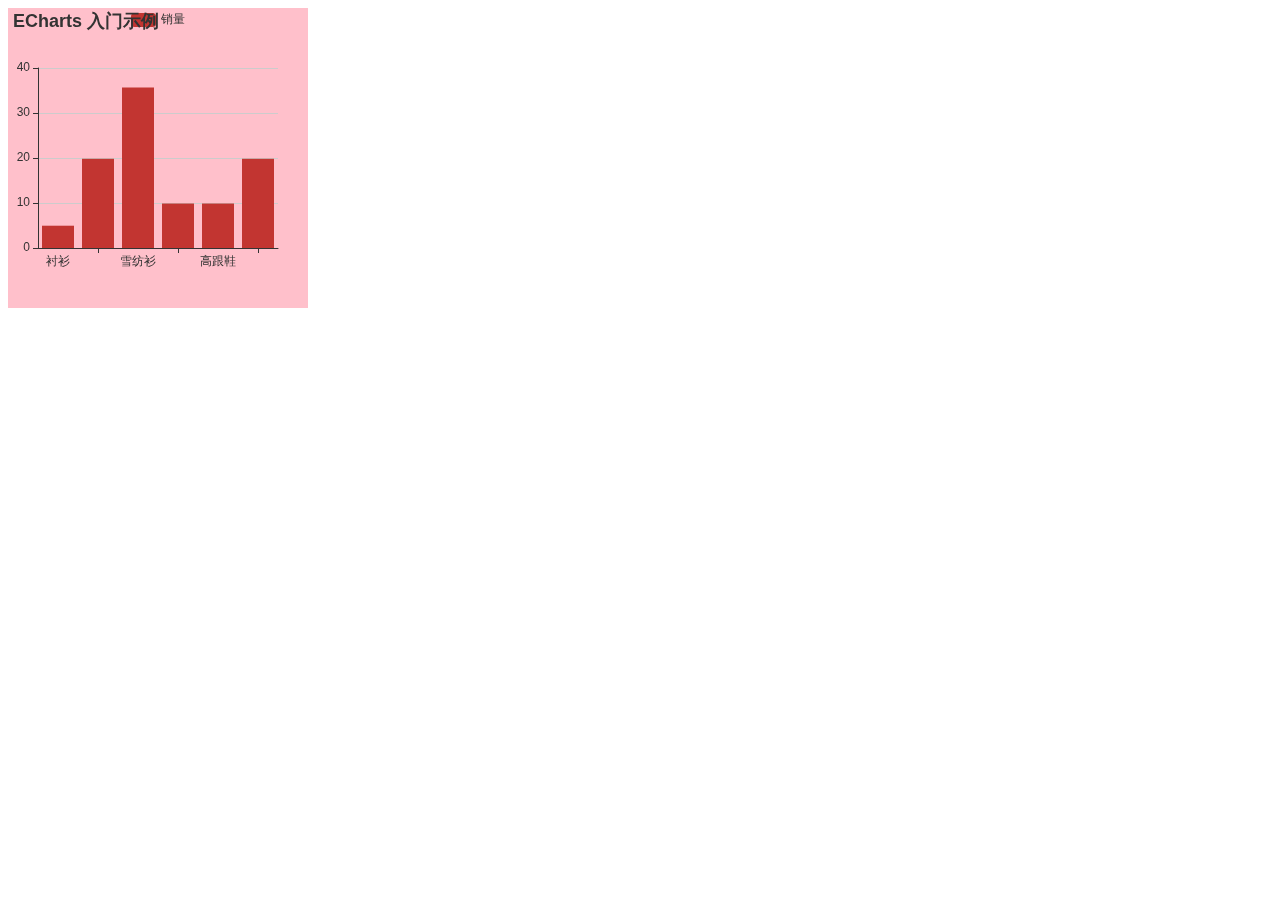
<file: myEcharts/ECharts使用步骤.html>
<!DOCTYPE html>
<html lang="en">
  <head>
    <meta charset="UTF-8" />
    <meta name="viewport" content="width=device-width, initial-scale=1.0" />
    <title>Document</title>
    <style>
      .box {
        width: 300px;
        height: 300px;
        background-color: pink;
      }
    </style>
  </head>
  <body>
    <div class="box"></div>
    <script src="js/echarts.min.js"></script>
    <script>
      // 初始化实例对象  echarts.init(dom容器);
      var myChart = echarts.init(document.querySelector(".box"));
      // 指定配置项和数据
      var option = {
        title: {
          text: "ECharts 入门示例"
        },
        tooltip: {},
        legend: {
          data: ["销量"]
        },
        xAxis: {
          data: ["衬衫", "羊毛衫", "雪纺衫", "裤子", "高跟鞋", "袜子"]
        },
        yAxis: {},
        series: [
          {
            name: "销量",
            type: "bar",
            data: [5, 20, 36, 10, 10, 20]
          }
        ]
      };
      // 把配置项给实例对象
      myChart.setOption(option);
    </script>
  </body>
</html>
</file>
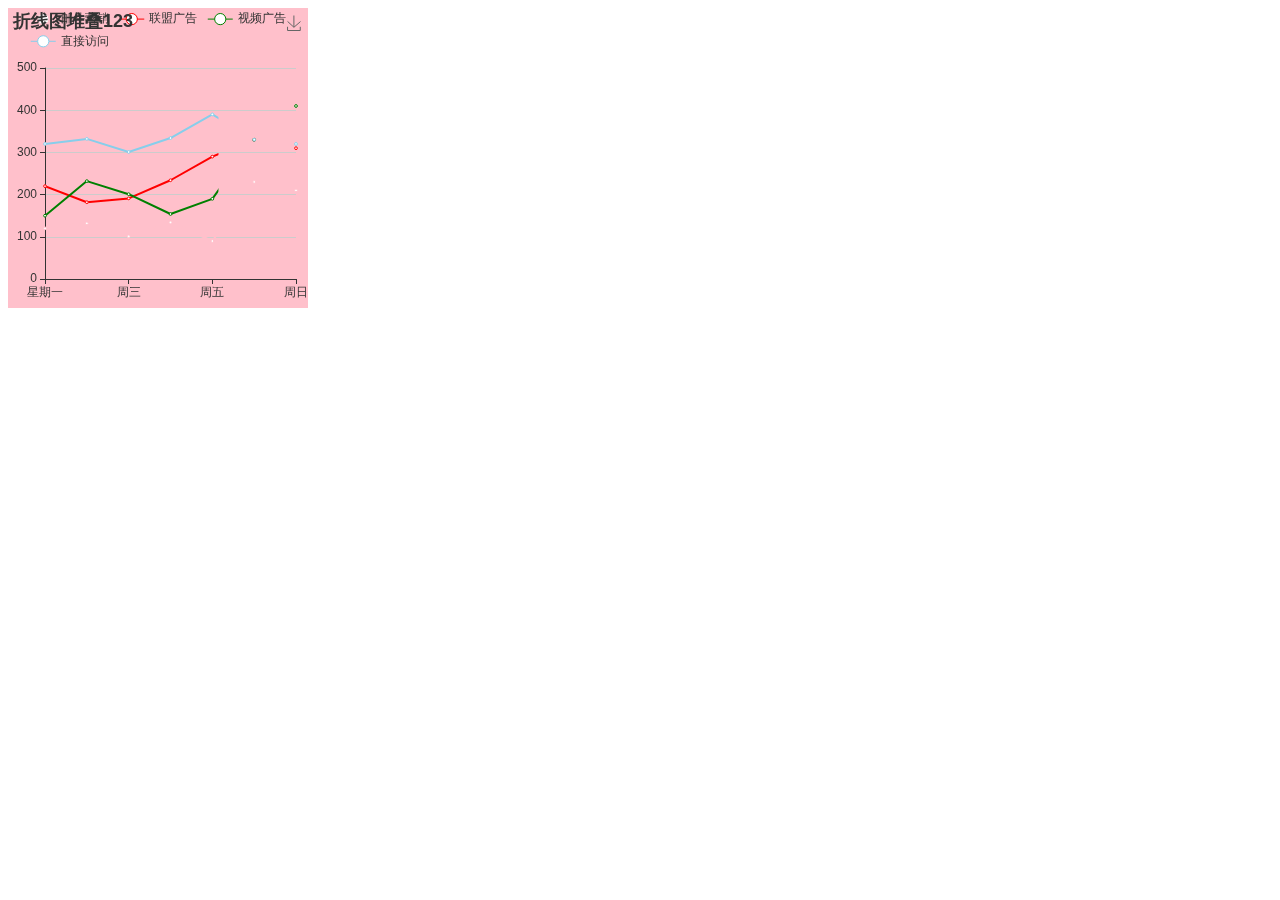
<file: myEcharts/ECharts配置说明.html>
<!DOCTYPE html>
<html lang="en">
  <head>
    <meta charset="UTF-8" />
    <meta name="viewport" content="width=device-width, initial-scale=1.0" />
    <title>Document</title>
    <style>
      .box {
        width: 300px;
        height: 300px;
        background-color: pink;
      }
    </style>
  </head>
  <body>
    <div class="box"></div>
    <script src="js/echarts.min.js"></script>
    <script>
      // 初始化实例对象  echarts.init(dom容器);
      var myChart = echarts.init(document.querySelector(".box"));
      // 指定配置项和数据
      var option = {
        // color设置我们线条的颜色 注意后面是个数组
        color: ["pink", "red", "green", "skyblue"],
        // 设置图表的标题
        title: {
          text: "折线图堆叠123"
        },
        // 图表的提示框组件
        tooltip: {
          // 触发方式
          trigger: "axis"
        },
        // 图例组件
        legend: {
          // series里面有了 name值则 legend里面的data可以删掉
        },
        // 网格配置  grid可以控制线形图 柱状图 图表大小
        grid: {
          left: "3%",
          right: "4%",
          bottom: "3%",
          // 是否显示刻度标签 如果是true 就显示 否则反之
          containLabel: true
        },
        // 工具箱组件  可以另存为图片等功能
        toolbox: {
          feature: {
            saveAsImage: {}
          }
        },
        // 设置x轴的相关配置
        xAxis: {
          type: "category",
          // 是否让我们的线条和坐标轴有缝隙
          boundaryGap: false,
          data: ["星期一", "周二", "周三", "周四", "周五", "周六", "周日"]
        },
        // 设置y轴的相关配置
        yAxis: {
          type: "value"
        },
        // 系列图表配置 它决定着显示那种类型的图表
        series: [
          {
            name: "邮件营销",
            type: "line",

            data: [120, 132, 101, 134, 90, 230, 210]
          },
          {
            name: "联盟广告",
            type: "line",

            data: [220, 182, 191, 234, 290, 330, 310]
          },
          {
            name: "视频广告",
            type: "line",

            data: [150, 232, 201, 154, 190, 330, 410]
          },
          {
            name: "直接访问",
            type: "line",

            data: [320, 332, 301, 334, 390, 330, 320]
          }
        ]
      };

      // 把配置项给实例对象
      myChart.setOption(option);
    </script>
  </body>
</html>
</file>
<file: echart/css/index.css>
* {
  margin: 0;
  padding: 0;
  box-sizing: border-box;
}
li {
  list-style: none;
}
@font-face {
  font-family: electronicFont;
  src: url(../font/DS-DIGIT.TTF);
}
body {
  font-family: Arial, Helvetica, sans-serif;
  margin: 0;
  padding: 0;
  /*  背景图定位 / 背景图尺寸  cover 完全铺满容器  contain 完整显示在容器内 */
  background: url(../images/bg.jpg) no-repeat #000;
  background-size: cover;
  /* 行高是字体1.15倍 */
  line-height: 1.15;
}
header {
  position: relative;
  height: 1.25rem;
  background: url(../images/head_bg.png) no-repeat top center;
  background-size: 100% 100%;
}
header h1 {
  font-size: 0.475rem;
  color: #fff;
  text-align: center;
  line-height: 1rem;
}
header .showTime {
  position: absolute;
  top: 0;
  right: 0.375rem;
  line-height: 0.9375rem;
  font-size: 0.25rem;
  color: rgba(255, 255, 255, 0.7);
}
.mainbox {
  min-width: 1024px;
  max-width: 1920px;
  padding: 0.125rem 0.125rem 0;
  display: flex;
}
.mainbox .column {
  flex: 3;
}
.mainbox .column:nth-child(2) {
  flex: 5;
  margin: 0 0.125rem 0.1875rem;
  overflow: hidden;
}
.panel {
  position: relative;
  height: 3.875rem;
  border: 1px solid rgba(25, 186, 139, 0.17);
  background: rgba(255, 255, 255, 0.04) url(../images/line\(1\).png);
  padding: 0 0.1875rem 0.5rem;
  margin-bottom: 0.1875rem;
}
.panel::before {
  position: absolute;
  top: 0;
  left: 0;
  content: "";
  width: 10px;
  height: 10px;
  border-top: 2px solid #02a6b5;
  border-left: 2px solid #02a6b5;
}
.panel::after {
  position: absolute;
  top: 0;
  right: 0;
  content: "";
  width: 10px;
  height: 10px;
  border-top: 2px solid #02a6b5;
  border-right: 2px solid #02a6b5;
}
.panel .panel-footer {
  position: absolute;
  left: 0;
  bottom: 0;
  width: 100%;
}
.panel .panel-footer::before {
  position: absolute;
  bottom: 0;
  left: 0;
  content: "";
  width: 10px;
  height: 10px;
  border-bottom: 2px solid #02a6b5;
  border-left: 2px solid #02a6b5;
}
.panel .panel-footer::after {
  position: absolute;
  bottom: 0;
  right: 0;
  content: "";
  width: 10px;
  height: 10px;
  border-bottom: 2px solid #02a6b5;
  border-right: 2px solid #02a6b5;
}
.panel h2 {
  height: 0.6rem;
  line-height: 0.6rem;
  text-align: center;
  color: #fff;
  font-size: 0.25rem;
  font-weight: 400;
}
.panel h2 a {
  margin: 0 0.1875rem;
  color: #fff;
  text-decoration: underline;
}
.panel .chart {
  height: 3rem;
}
.no {
  background: rgba(101, 132, 226, 0.1);
  padding: 0.1875rem;
}
.no .no-hd {
  position: relative;
  border: 1px solid rgba(25, 186, 139, 0.17);
}
.no .no-hd::before {
  content: "";
  position: absolute;
  width: 30px;
  height: 10px;
  border-top: 2px solid #02a6b5;
  border-left: 2px solid #02a6b5;
  top: 0;
  left: 0;
}
.no .no-hd::after {
  content: "";
  position: absolute;
  width: 30px;
  height: 10px;
  border-bottom: 2px solid #02a6b5;
  border-right: 2px solid #02a6b5;
  right: 0;
  bottom: 0;
}
.no .no-hd ul {
  display: flex;
}
.no .no-hd ul li {
  position: relative;
  flex: 1;
  text-align: center;
  height: 1rem;
  line-height: 1rem;
  font-size: 0.875rem;
  color: #ffeb7b;
  padding: 0.05rem 0;
  font-family: electronicFont;
  font-weight: bold;
}
.no .no-hd ul li:first-child::after {
  content: "";
  position: absolute;
  height: 50%;
  width: 1px;
  background: rgba(255, 255, 255, 0.2);
  right: 0;
  top: 25%;
}
.no .no-bd ul {
  display: flex;
}
.no .no-bd ul li {
  flex: 1;
  height: 0.5rem;
  line-height: 0.5rem;
  text-align: center;
  font-size: 0.225rem;
  color: rgba(255, 255, 255, 0.7);
  padding-top: 0.125rem;
}
.map {
  position: relative;
  height: 10.125rem;
}
.map .chart {
  position: absolute;
  top: 0;
  left: 0;
  z-index: 5;
  height: 10.125rem;
  width: 100%;
}
.map .map1,
.map .map2,
.map .map3 {
  position: absolute;
  top: 50%;
  left: 50%;
  transform: translate(-50%, -50%);
  width: 6.475rem;
  height: 6.475rem;
  background: url(../images/map.png) no-repeat;
  background-size: 100% 100%;
  opacity: 0.3;
}
.map .map2 {
  width: 8.0375rem;
  height: 8.0375rem;
  background-image: url(../images/lbx.png);
  opacity: 0.6;
  animation: rotate 15s linear infinite;
  z-index: 2;
}
.map .map3 {
  width: 7.075rem;
  height: 7.075rem;
  background-image: url(../images/jt.png);
  animation: rotate1 10s linear infinite;
}
@keyframes rotate {
  from {
    transform: translate(-50%, -50%) rotate(0deg);
  }
  to {
    transform: translate(-50%, -50%) rotate(360deg);
  }
}
@keyframes rotate1 {
  from {
    transform: translate(-50%, -50%) rotate(0deg);
  }
  to {
    transform: translate(-50%, -50%) rotate(-360deg);
  }
}
@media screen and (max-width: 1024px) {
  html {
    font-size: 42px !important;
  }
}
@media screen and (min-width: 1920) {
  html {
    font-size: 80px !important;
  }
}
</file>
<file: echarts-demo/css/index.css>
* {
  margin: 0;
  padding: 0;
  box-sizing: border-box;
}
li {
  list-style: none;
}
body {
  background: #000127 url(../images/bg.png) no-repeat top center;
  background-size: 100% auto;
  line-height: 1.15;
}
header {
  position: relative;
  height: 1.125rem;
  background: url(../images/top.png) no-repeat;
  background-size: 100% 100%;
  display: flex;
  justify-content: center;
}
header h1 {
  cursor: default;
  position: relative;
  text-align: center;
  line-height: 1.125rem;
  font-size: 0.45rem;
  background-image: -webkit-linear-gradient(left, #0072ff, #00eaff, #00eaff, #01aaff);
  background-clip: text;
  -webkit-background-clip: text;
  -webkit-text-fill-color: transparent;
  margin-top: -0.125rem;
}
header .showTime {
  position: absolute;
  right: 1rem;
  bottom: 0;
  line-height: 0.9375rem;
  color: #01fffd;
  font-size: 0.25rem;
}
header .fullScreen {
  position: absolute;
  right: 0.25rem;
  bottom: 0;
  line-height: 0.9375rem;
  color: #fff;
  font-size: 0.25rem;
}
.mainbox {
  display: flex;
  min-width: 1024px;
  max-width: 1920px;
  margin: 0 auto;
  padding: 0.125rem 0.125rem 0;
}
.mainbox .column {
  flex: 3;
}
.mainbox .column:nth-child(2) {
  flex: 5;
  margin: 0 0.125rem 0.1875rem;
  overflow: hidden;
}
.mainbox .panel {
  position: relative;
  height: 3.875rem;
  padding: 0 0.1875rem 0.5rem;
  border: 1px solid rgba(25, 186, 139, 0.17);
  margin-bottom: 0.1875rem;
  background: url(../images/line\(1\).png) rgba(255, 255, 255, 0.03);
}
.mainbox .panel::before {
  position: absolute;
  top: 0;
  left: 0;
  width: 10px;
  height: 10px;
  border-left: 2px solid #02a6b5;
  border-top: 2px solid #02a6b5;
  content: "";
}
.mainbox .panel::after {
  position: absolute;
  top: 0;
  right: 0;
  width: 10px;
  height: 10px;
  border-right: 2px solid #02a6b5;
  border-top: 2px solid #02a6b5;
  content: "";
}
.mainbox .panel .panel-footer {
  position: absolute;
  bottom: 0;
  left: 0;
  width: 100%;
}
.mainbox .panel .panel-footer::before {
  position: absolute;
  left: 0;
  bottom: 0;
  width: 10px;
  height: 10px;
  border-left: 2px solid #02a6b5;
  border-bottom: 2px solid #02a6b5;
  content: "";
}
.mainbox .panel .panel-footer::after {
  position: absolute;
  bottom: 0;
  right: 0;
  width: 10px;
  height: 10px;
  border-right: 2px solid #02a6b5;
  border-bottom: 2px solid #02a6b5;
  content: "";
}
.mainbox .panel h2 {
  height: 0.6rem;
  color: #fff;
  line-height: 0.6rem;
  text-align: center;
  font-size: 0.25rem;
  font-weight: 400;
}
.mainbox .panel h2 a {
  color: #fff;
  text-decoration: none;
  margin: 0 0.125rem;
}
.mainbox .panel .chart {
  height: 3rem;
}
.no {
  background: rgba(101, 132, 226, 0.1);
  padding: 0.1875rem;
}
.no .no-hd {
  position: relative;
  border: 1px solid rgba(25, 186, 139, 0.17);
}
.no .no-hd::before {
  position: absolute;
  top: 0;
  left: 0;
  content: "";
  width: 30px;
  height: 10px;
  border-top: 2px solid #02a6b5;
  border-left: 2px solid #02a6b5;
}
.no .no-hd::after {
  position: absolute;
  bottom: 0;
  right: 0;
  content: "";
  width: 30px;
  height: 10px;
  border-right: 2px solid #02a6b5;
  border-bottom: 2px solid #02a6b5;
}
.no .no-hd ul {
  display: flex;
}
.no .no-hd ul li {
  position: relative;
  flex: 1;
  line-height: 1rem;
  font-size: 0.875rem;
  color: #ffeb7b;
  text-align: center;
  font-family: "electronicFont";
}
.no .no-hd ul li::after {
  content: "";
  position: absolute;
  top: 25%;
  right: 0;
  height: 50%;
  width: 1px;
  background: rgba(255, 255, 255, 0.2);
}
.no .no-bd ul {
  display: flex;
}
.no .no-bd ul li {
  flex: 1;
  text-align: center;
  color: rgba(255, 255, 255, 0.7);
  font-size: 0.225rem;
  height: 0.5rem;
  line-height: 0.5rem;
  padding-top: 0.125rem;
}
.map {
  position: relative;
  height: 10.125rem;
}
.map .map1 {
  width: 6.475rem;
  height: 6.475rem;
  position: absolute;
  top: 50%;
  left: 50%;
  transform: translate(-50%, -50%);
  background: url(../images/map.png);
  background-size: 100% 100%;
  opacity: 0.3;
}
.map .map2 {
  position: absolute;
  top: 50%;
  left: 50%;
  transform: translate(-50%, -50%);
  width: 8.0375rem;
  height: 8.0375rem;
  background: url(../images/lbx.png);
  animation: rotate1 15s linear infinite;
  opacity: 0.6;
  background-size: 100% 100%;
}
.map .map3 {
  position: absolute;
  top: 50%;
  left: 50%;
  transform: translate(-50%, -50%);
  width: 7.075rem;
  height: 7.075rem;
  background: url(../images/jt.png);
  animation: rotate2 10s linear infinite;
  opacity: 0.6;
  background-size: 100% 100%;
}
.map .chart {
  position: absolute;
  top: 0;
  left: 0;
  width: 100%;
  height: 10.125rem;
}
@keyframes rotate1 {
  form {
    transform: translate(-50%, -50%) rotate(0deg);
  }
  to {
    transform: translate(-50%, -50%) rotate(360deg);
  }
}
@keyframes rotate2 {
  form {
    transform: translate(-50%, -50%) rotate(0deg);
  }
  to {
    transform: translate(-50%, -50%) rotate(-360deg);
  }
}
/* 约束屏幕尺寸 */
@media screen and (max-width: 1024px) {
  html {
    font-size: 42px !important;
  }
}
@media screen and (min-width: 1920px) {
  html {
    font-size: 80px !important;
  }
}
</file>
<file: h5wdsjmoban/css/main.css>
body{
    margin: 0;
    padding: 0;
    background: url('../images/bg.png');
    background-repeat: no-repeat;
    background-attachment:fixed;
    filter: progid:DXImageTransform.Microsoft.AlphaImageLoader(src='images/background.jpg', sizingMethod='scale');
    -ms-filter: progid:DXImageTransform.Microsoft.AlphaImageLoader(src='images/background.jpg', sizingMethod='scale');
    background-size: cover;
    -moz-background-size: cover;
    -webkit-background-size: cover;
}
li{
    list-style: none;
}
.header{
    width: 700px;
    margin: 0 auto;
}
.header p.p1{
    width: 60px;
    height: 60px;
    margin: 0 auto;
    margin-top: 110px;
}
.header p.p2{
    height: 40px;
    margin: 0 auto;
    text-align: center;
    line-height: 40px;
    margin-top: 10px;
    font-size: 20px;
    color: #fec468;
}
.header p.p3{
    height: 40px;
    margin: 0 auto;
    text-align: center;
    line-height: 40px;
    font-size: 28px;
    color: #bddde6;
}
.contain{
    width: 1210px;
    margin: 0 auto;
    margin-top: 80px;
    height: 400px;
}
.contain ul li img{
    display: inline-block;
    margin-left: -45px;
}
.contain ul li span{
    display: inline-block;
    vertical-align:16px;
    font-size: 30px;
    color: #57daff;
    margin-left: 20px;
}
.contain ul{
    width: 100%;
    height: 100%;
}
.contain ul li{
    width: 600px;
    height: 200px;
    line-height: 210px;
    float: left;
    background-image: url('../images/kuang.png');
    background-position: center center;
    background-repeat: no-repeat;
    margin-bottom: 50px;
    background-color:transparent;
}
.contain ul li:hover{
    background: url('../images/chooseKuang.png') center center no-repeat;
    /*background-color: -webkit-linear-gradient(red, blue); /* Safari 5.1 - 6.0 */
    /*background-color: -o-linear-gradient(red, blue); /* Opera 11.1 - 12.0 */
    /*background-color: -moz-linear-gradient(red, blue); /* Firefox 3.6 - 15 */
    /*background-color: linear-gradient(red, blue); /* 标准的语法 */
}
.contain ul li a{
    display: block;
    width: 100%;
    height: 100%;
    text-align: center;
}
.footer{
    width: 400px;
    position: fixed;
    bottom: 30px;
    left: 50%;
    transform: translateX(-200px);
    text-align: center;
    color: #6d95aa;
}
.footer span{
    vertical-align:top;
}
</file>
<file: myEcharts/css/index.css>
* {
  margin: 0;
  padding: 0;
  box-sizing: border-box;
}
li {
  list-style: none;
}
/* 声明字体*/
@font-face {
  font-family: electronicFont;
  src: url(../font/DS-DIGIT.TTF);
}
body {
  background: url(../images/bg.jpg) no-repeat top center;
  line-height: 1.15;
}
header {
  position: relative;
  height: 1.25rem;
  background: url(../images/head_bg.png) no-repeat;
  background-size: 100% 100%;
}
header h1 {
  font-size: 0.475rem;
  color: #fff;
  text-align: center;
  line-height: 1rem;
}
header .showTime {
  position: absolute;
  right: 0.375rem;
  top: 0;
  line-height: 0.9375rem;
  color: rgba(255, 255, 255, 0.7);
  font-size: 0.25rem;
}
.mainbox {
  display: flex;
  min-width: 1024px;
  max-width: 1920px;
  margin: 0 auto;
  padding: 0.125rem 0.125rem 0;
}
.mainbox .column {
  flex: 3;
}
.mainbox .column:nth-child(2) {
  flex: 5;
  margin: 0 0.125rem 0.1875rem;
  overflow: hidden;
}
.mainbox .panel {
  position: relative;
  height: 3.875rem;
  padding: 0 0.1875rem 0.5rem;
  border: 1px solid rgba(25, 186, 139, 0.17);
  margin-bottom: 0.1875rem;
  background: url(../images/line\(1\).png) rgba(255, 255, 255, 0.03);
}
.mainbox .panel::before {
  position: absolute;
  top: 0;
  left: 0;
  width: 10px;
  height: 10px;
  border-left: 2px solid #02a6b5;
  border-top: 2px solid #02a6b5;
  content: "";
}
.mainbox .panel::after {
  position: absolute;
  top: 0;
  right: 0;
  width: 10px;
  height: 10px;
  border-right: 2px solid #02a6b5;
  border-top: 2px solid #02a6b5;
  content: "";
}
.mainbox .panel .panel-footer {
  position: absolute;
  bottom: 0;
  left: 0;
  width: 100%;
}
.mainbox .panel .panel-footer::before {
  position: absolute;
  left: 0;
  bottom: 0;
  width: 10px;
  height: 10px;
  border-left: 2px solid #02a6b5;
  border-bottom: 2px solid #02a6b5;
  content: "";
}
.mainbox .panel .panel-footer::after {
  position: absolute;
  bottom: 0;
  right: 0;
  width: 10px;
  height: 10px;
  border-right: 2px solid #02a6b5;
  border-bottom: 2px solid #02a6b5;
  content: "";
}
.mainbox .panel h2 {
  height: 0.6rem;
  color: #fff;
  line-height: 0.6rem;
  text-align: center;
  font-size: 0.25rem;
  font-weight: 400;
}
.mainbox .panel h2 a {
  color: #fff;
  text-decoration: none;
  margin: 0 0.125rem;
}
.mainbox .panel .chart {
  height: 3rem;
}
.no {
  background: rgba(101, 132, 226, 0.1);
  padding: 0.1875rem;
}
.no .no-hd {
  position: relative;
  border: 1px solid rgba(25, 186, 139, 0.17);
}
.no .no-hd::before {
  position: absolute;
  top: 0;
  left: 0;
  content: "";
  width: 30px;
  height: 10px;
  border-top: 2px solid #02a6b5;
  border-left: 2px solid #02a6b5;
}
.no .no-hd::after {
  position: absolute;
  bottom: 0;
  right: 0;
  content: "";
  width: 30px;
  height: 10px;
  border-right: 2px solid #02a6b5;
  border-bottom: 2px solid #02a6b5;
}
.no .no-hd ul {
  display: flex;
}
.no .no-hd ul li {
  position: relative;
  flex: 1;
  line-height: 1rem;
  font-size: 0.875rem;
  color: #ffeb7b;
  text-align: center;
  font-family: "electronicFont";
}
.no .no-hd ul li::after {
  content: "";
  position: absolute;
  top: 25%;
  right: 0;
  height: 50%;
  width: 1px;
  background: rgba(255, 255, 255, 0.2);
}
.no .no-bd ul {
  display: flex;
}
.no .no-bd ul li {
  flex: 1;
  text-align: center;
  color: rgba(255, 255, 255, 0.7);
  font-size: 0.225rem;
  height: 0.5rem;
  line-height: 0.5rem;
  padding-top: 0.125rem;
}
.map {
  position: relative;
  height: 10.125rem;
}
.map .map1 {
  width: 6.475rem;
  height: 6.475rem;
  position: absolute;
  top: 50%;
  left: 50%;
  transform: translate(-50%, -50%);
  background: url(../images/map.png);
  background-size: 100% 100%;
  opacity: 0.3;
}
.map .map2 {
  position: absolute;
  top: 50%;
  left: 50%;
  transform: translate(-50%, -50%);
  width: 8.0375rem;
  height: 8.0375rem;
  background: url(../images/lbx.png);
  animation: rotate1 15s linear infinite;
  opacity: 0.6;
  background-size: 100% 100%;
}
.map .map3 {
  position: absolute;
  top: 50%;
  left: 50%;
  transform: translate(-50%, -50%);
  width: 7.075rem;
  height: 7.075rem;
  background: url(../images/jt.png);
  animation: rotate2 10s linear infinite;
  opacity: 0.6;
  background-size: 100% 100%;
}
.map .chart {
  position: absolute;
  top: 0;
  left: 0;
  width: 100%;
  height: 10.125rem;
}
@keyframes rotate1 {
  form {
    transform: translate(-50%, -50%) rotate(0deg);
  }
  to {
    transform: translate(-50%, -50%) rotate(360deg);
  }
}
@keyframes rotate2 {
  form {
    transform: translate(-50%, -50%) rotate(0deg);
  }
  to {
    transform: translate(-50%, -50%) rotate(-360deg);
  }
}
/* 约束屏幕尺寸 */
@media screen and (max-width: 1024px) {
  html {
    font-size: 42px !important;
  }
}
@media screen and (min-width: 1920px) {
  html {
    font-size: 80px !important;
  }
}
</file>
<file: h5wdsjmoban/css/wodry.css>
﻿.adjecting {
    display: inline-block;
    position: relative;
    -webkit-transform-style: preserve-3d;
    -moz-transform-style: preserve-3d;
    -ms-transform-style: preserve-3d;
    -o-transform-style: preserve-3d;
    transform-style: preserve-3d;
    -webkit-transform-origin-x: 50%;
}
.adjecting .front-face, .adjecting .back-face {
    display: inline-block;
    -webkit-backface-visibility: hidden;
    -moz-backface-visibility: hidden;
    -ms-backface-visibility: hidden;
    -o-backface-visibility: hidden;
    backface-visibility: hidden;
}
.adjecting .front-face {
    position: absolute;
}
.adjecting .back-face {
    position: relative;
}
</file>
<file: h5wdsjmoban/css/index.css>
/*
头部*/
.header{
    width: 100%;
    height: 1.5rem;
    /*background: red;*/

}
.header .header-left{
    width: 25%;
    height: 1.05rem;
    color: white;
    /*    border: 1px solid green;*/
    text-align: center;
    line-height: 1.05rem;
}
.header .header-center{
    width: 50%;
    height: 1.2rem;
    /*border: 1px solid red;*/
    /*    background: url("../images/head.gif") no-repeat;
        background-size: 100% 100%;*/
    position: relative;
}
.header .header-center .header-title{
    text-align: center;
    color: #ffffff;
    font-size: .4rem;
    text-shadow: 0 0 .3rem #00d8ff;
    line-height: 1.05rem;
}
.header .header-img{
    background: url("../images/head.gif") no-repeat center center;
    background-size: 100%;
    height: 100%;
    width: 100%;
    position: absolute;
    top: .4rem;
}

.header .header-right{
    width: 25%;
    height: 1.05rem;
    /*border: 1px solid gold;*/
}
.header .header-bottom{
    width: calc(100% - .4rem);
    height: .16rem;
    background: url("../images/header.png") no-repeat;
    background-size: calc(100% - .2rem) 100%;
    padding: 0 .2rem;
    margin-left: .3rem;

}

/*
内容*/
.center{
    padding: .1rem .2rem .1rem .2rem;
}
.center .center-left{
    width: 25%;
    padding: .1rem;
    /*    border: 1px solid red;*/

}
.center .center-left .left-top{
    width: 100%;
    height: 3.2rem;
    margin-bottom: .4rem;
    /*background: url("../images/panel.png") no-repeat;
    background-size: 100% 100%;*/
    /*transform-style: preserve-3d;*/
/*    border: 0.01rem solid #217093;
    position: relative;
    overflow: hidden;*/
}

.center .center-left .left-top h1{
    color: white;
    font-size: .4rem;
    transform: rotateX(0deg);
    /*display: flex;*/
    align-items: center;
    margin-bottom: 8px;
    position: relative;
    -webkit-transform-style: preserve-3d;
    -moz-transform-style: preserve-3d;
    -ms-transform-style: preserve-3d;
    transform-style: preserve-3d;
    transform-origin: 50% 50%;
    /*transform: rotateX(0deg);*/
    /*width: 100%;*/
    transition: transform 500ms cubic-bezier(0.15, 0.52, 0.5, 0.9) 0s;
    /*height: 24px;*/
    /*过渡效果*/
    transition: all 1s;
}
/*.center .center-left .left-top h1:hover{
    transform: rotateX(360deg);
    transition: all 2s;
}*/

.title{
    width: 90%;
    height: 0.3rem;
    /*    border: 1px solid gold;*/
    position: relative;
    top:.1rem;
    left: .25rem;
    color: white;
    padding-left: 0.12rem;
    line-height: 0.3rem;

}
.title:before{
    width: 0.05rem;
    height: 0.25rem;
    top: 0.02rem;
    position: absolute;
    content: "";
    background: #59ebe8;
    border-radius: 0.02rem;
    left: 0;
}
.top-list p{
    font-size: .18rem;
    color: #029698;
    padding: .3rem;
}
.top-list li{
    float: left;
    font-size: .2rem;
    color: #ffffff;
    width: 50%;
    height: .4rem;
    line-height: .4rem;
    padding: .2rem;
}


.center .center-left .left-cen{
    width: 100%;
    height: 3.2rem;
    margin-bottom: .4rem;
    /*background: url("../images/panel.png") no-repeat;
    background-size: 100% 100%;*/
    /*border: 0.01rem solid #217093;*/
}
.center .center-left .left-cen .company{
    width: calc(100% - .2rem);
    height: calc(100% - .6rem);
    margin-left: .1rem;
    margin-top: .1rem;
    /*border: 1px solid red;*/
    padding: .2rem;
    box-sizing: border-box;
}
.center .center-left .left-cen .company li{
    color: white !important;
    height: .3rem;
    line-height: .3rem;
}
/*.center .center-left .left-cen .company .wodryRX0 span{
    background: red;
}*/


.center .center-left .left-bottom{
    width: 100%;
    height: 3.2rem;
    /*background: url("../images/panel.png") no-repeat;
    background-size: 100% 100%;*/
    /*border: 0.01rem solid #217093;*/
}
.center .center-left .bottom-b{
    width: calc(100% - 0.2rem);
    height: 2.6rem;
    margin-left: 0.1rem;
    margin-top: 0.1rem;
}
.center .center-cen{
    width: 50%;
    padding: .1rem;
}
.center .center-cen .cen-top{
    width: 100%;
    height: 6.8rem;
    /*background: url("../images/a.png") no-repeat;
    background-size: 100% 100%;*/
    /*border: 0.01rem solid #217093;*/
    margin-bottom: .4rem;
    position: relative;
}


.center .center-cen .cen-top .top-title{
    position: absolute;
    width: 35%;
    height: 1.5rem;
    /*border: 1px solid red;*/
    left: .5rem;
    top:.5rem;
}
.center .center-cen .cen-top .top-title li{
    float: left;
    width: 50%;
    height: 1rem;
    /*border: 1px solid green;*/
}
.center .center-cen .cen-top .top-title li p,
.center .center-cen .cen-top .top-title li span,
.center .center-cen .cen-top .top-title li b{
    color: #ffffff;
}
.center .center-cen .cen-top .top-title li p{
    padding: .1rem;
}
.center .center-cen .cen-top .top-title li span{
    text-align: center;
    display: inline-block;
    width: .35rem;
    height: .45rem;
    background: #37a9ea;
    margin-left: .1rem;
    line-height: .4rem;
    font-size: .3rem;
    margin-top: .1rem;
}
.center .center-cen .cen-top .top-bottom{
    width: 100%;
    height: 4.8rem;
    /*border: 1px solid red;*/
    position: absolute;
    top:1.6rem;
    padding: .2rem;
    /*overflow: hidden;*/
}


.center .center-cen .cen-bottom{
    width: 100%;
    height: 3.2rem;

    /*border: 0.01rem solid #217093;*/
}
.center .center-cen .bottom-b{
    width: calc(100% - 0.2rem);
    height: 2.6rem;
    margin-left: 0.1rem;
    margin-top: 0.1rem;
}

.center .center-right{
    width: 25%;
    padding: .1rem;
}

.center .center-right .right-top{
    width: 100%;
    height: 3.2rem;
    margin-bottom: .4rem;
    /*border: 0.01rem solid #217093;*/
}
.center .center-right .right-cen{
    width: 100%;
    height: 3.2rem;
    margin-bottom: .4rem;
    /*border: 0.01rem solid #217093;*/
    border:1px solid #0bc4e9;
    background: rgba(0,72,115,0.28);
    transition: all 1s;
    cursor: pointer;
    position: relative;
}
.center .center-right .right-cen .right-cen-cent{
    width: calc(100% - 0.2rem);
    height: 2.6rem;
    margin-left: 0.1rem;
    margin-top: 0.1rem;
}
.center .center-right .right-bottom{
    width: 100%;
    height: 3.2rem;
    /*border: 0.01rem solid #217093;*/
}
.center .center-right .right-bottom .chat{
/*    width: calc(100% - .2rem);
    height: calc(100% - .6rem);
    margin-top: .1rem;
    margin-left: .1rem;
    padding: .1rem;*/
    width: calc(100% - 0.2rem);
    height: 2.6rem;
    margin-left: 0.1rem;
    margin-top: 0.1rem;
    /*overflow: hidden;*/
}



.gun{
    /* width: 100%;*/
    margin-top: .2rem;
}
.gun span{
    display: block;
    float: left;
    height: .2rem;
    width: 33%;
    /*background: red;*/
    /*margin: 15px 10px 10px 10px;*/
    /*padding: 20px;*/
    text-align: center;
    font-size: 0.14rem;
    font-weight: 600;
    color: #61d2f7;
    text-align: center;
    margin-bottom: .1rem;
}
#FontScroll{
    width: 100%;
    height: 2.3rem;
    overflow: hidden;
    /*float: left;*/
    margin-top: .1rem;
    /*margin: 0 5%;*/
    /*margin-left: 50px;*/

    /*background: gold;*/

}
#FontScroll ul li{
    height: .32rem;
    width: 100%;
    color: #ffffff;
    text-align: center;
    line-height: .32rem;
    /*border-bottom: 1px dashed #404040;*/
    /*width:33.3%;*/
    overflow: hidden;
    font-size: 0.14rem;
    /*border-bottom: 1px dashed #404040;*/
    /*width:33.3%;*/


    /*background: red;
    margin: 0 2%;*/

}
#FontScroll ul li:nth-child(1){
    /*background-color: #072951;*/
    box-shadow: -10px 0px 15px #034c6a inset, /*左边阴影*/
    10px 0px 15px #034c6a inset;

}
#FontScroll ul li:hover{
    box-shadow: -10px 0px 15px #034c6a inset, /*左边阴影*/
    10px 0px 15px #034c6a inset;
    cursor: pointer;
}

.fontInner span{
    display:inline-block;
    /*float: left;*/
    /*height: 20px;*/
    width:31%;
    color: #ffffff;

    /*background: red;*/

}
.fontInner span b{
    display: inline-block;
    width: .2rem;
    height: .2rem;
    border-radius: 0.03rem;
    color: #ffffff;
    line-height: .2rem;
}
/*#FontScroll ul li:nth-child(1) .fontInner span b{
    background: #EB6841

}*/

#FontScroll ul li:nth-child(8n-4) .fontInner span b{ background: #20a8fe }
#FontScroll ul li:nth-child(8n-3) .fontInner span b{ background: #EB6841 }
#FontScroll ul li:nth-child(8n-2) .fontInner span b{ background: #3FB8AF }
#FontScroll ul li:nth-child(8n-1) .fontInner span b{ background: #FE4365 }
#FontScroll ul li:nth-child(8n-5) .fontInner span b{ background: #FC9D9A }
#FontScroll ul li:nth-child(8n-6) .fontInner span b{ background: #EDC951 }
#FontScroll ul li:nth-child(8n-7) .fontInner span b{ background: #C8C8A9 }
#FontScroll ul li:nth-child(8n) .fontInner span b{ background: #83AF9B }
#FontScroll ul li:first-child .fontInner span b{ background: #036564 }
#FontScroll ul li:last-child .fontInner span b{ background: #3299BB }
</file>
<file: h5wdsjmoban/css/public.css>
*{
    -webkit-box-sizing: border-box;
    -moz-box-sizing: border-box;
    box-sizing: border-box}
*,body{padding:0px;	margin:0px;color: #ffffff;/*font-family: "微软雅黑";*/}
html,body{
    background: url("../images/bg.png") no-repeat;
    background-size: cover;
    font-size: .16rem;
    color: #ffffff;
    position: relative;
    width: 100%;
    height: 100%;
    font-family: myFirstFont !important;
}
.fl{
    float: left;
}
.fr{
    float: right;
}
ul,ol{
    list-style: none;
}
.allnav{
    height: 100%;
}
@font-face
{
    font-family: myFirstFont;
    src: url('DISPLAY FREE TFB.ttf')
}
/*谷哥滚动条样式*/

::-webkit-scrollbar {width:5px;height:5px;position:absolute}
::-webkit-scrollbar-thumb {background-color:#5bc0de}
::-webkit-scrollbar-track {background-color:#ddd}

/***/
.allnav{
    height: 100%;
}


/*第三栏头部*/
.rightTop{
    width: 100%;
    height: 450px;
    position: relative;
    border:1px solid #0bc4e9;
    background: rgba(0,72,115,0.28);
    transition: all 1s;
    cursor: pointer;
}

/*边框公共样式*/
.border:before{
    content: '';
    position: absolute;
    width: 80%;
    height: 100%;
    bottom: -1px;
    top:-1px;
    left:10%;
    border-bottom: 1px solid #007297;
    border-top: 1px solid #007297;
    transition: all 0.5s;
}
.border:after{
    content: '';
    position: absolute;
    width: 100%;
    height: 80%;
    left: -1px;
    right:-1px;
    top:10%;
    border-left: 1px solid  #007297;
    border-right: 1px solid  #007297;
    transition: all 0.5s;
}
.border:hover::before{
    width: 0%;
}
.border:hover::after{
    height: 0%;
}
.border:hover{
    box-shadow:-5px 0px 2px rgba(255,255,255,0.1),   /*左边阴影*/  0px -5px 2px rgba(255,255,255,0.1),  /*上边阴影*/ 5px 0px 2px rgba(255,255,255,0.1),  /*右边阴影*/ 0px 5px 2px rgba(255,255,255,0.1);
    background: rgba(255,255,255,0.1);
}
.border h4{
    margin: 15px 0 5px 20px;
    color: #8adeff;
    line-height: 35px;
    font-size: 18px;
    font-weight: 500;
}
/* 鼠标特效 */
*{
    cursor: url(../images/pointer.png) 8 3, auto !important;
}
</file>
<file: h5wdsjmoban/css/index1.css>
/*
头部*/
.header{
    width: 100%;
    height: 1.5rem;
    /*background: red;*/

}
.header .header-left{
    width: 25%;
    height: 1.05rem;
    color: white;
    /*    border: 1px solid green;*/
    text-align: center;
    line-height: 1.05rem;
}
.header .header-center{
    width: 50%;
    height: 1.2rem;
    /*border: 1px solid red;*/
    /*    background: url("../images/head.gif") no-repeat;
        background-size: 100% 100%;*/
    position: relative;
}
.header .header-center .header-title{
    text-align: center;
    color: #ffffff;
    font-size: .4rem;
    text-shadow: 0 0 .3rem #00d8ff;
    line-height: 1.05rem;
}
.header .header-img{
    background: url("../images/head.gif") no-repeat center center;
    background-size: 100%;
    height: 100%;
    width: 100%;
    position: absolute;
    top: .4rem;
}

.header .header-right{
    width: 25%;
    height: 1.05rem;
    /*border: 1px solid gold;*/
}
.header .header-bottom{
    width: calc(100% - .4rem);
    height: .16rem;
    background: url("../images/header.png") no-repeat;
    background-size: calc(100% - .2rem) 100%;
    padding: 0 .2rem;
    margin-left: .3rem;

}


/*
内容*/
.center{
    padding: .1rem .2rem .1rem .2rem;
}
.center .center-left{
    width: 35%;
    padding: .1rem;
    /*    border: 1px solid red;*/

}
.center .center-left .left-top{
    width: 100%;
    height: 6.8rem;
    margin-bottom: .4rem;

}

.center .center-left .left-top h1{
    color: white;
    font-size: .4rem;
    transform: rotateX(0deg);
    /*display: flex;*/
    align-items: center;
    margin-bottom: 8px;
    position: relative;
    -webkit-transform-style: preserve-3d;
    -moz-transform-style: preserve-3d;
    -ms-transform-style: preserve-3d;
    transform-style: preserve-3d;
    transform-origin: 50% 50%;
    /*transform: rotateX(0deg);*/
    /*width: 100%;*/
    transition: transform 500ms cubic-bezier(0.15, 0.52, 0.5, 0.9) 0s;
    /*height: 24px;*/
    /*过渡效果*/
    transition: all 1s;
}
/*.center .center-left .left-top h1:hover{
    transform: rotateX(360deg);
    transition: all 2s;
}*/

.title{
    width: 90%;
    height: 0.3rem;
    /*    border: 1px solid gold;*/
    position: relative;
    top:.1rem;
    left: .25rem;
    color: white;
    padding-left: 0.12rem;
    line-height: 0.3rem;

}
.title:before{
    width: 0.05rem;
    height: 0.25rem;
    top: 0.02rem;
    position: absolute;
    content: "";
    background: #59ebe8;
    border-radius: 0.02rem;
    left: 0;
}
.top-list p{
    font-size: .18rem;
    color: #029698;
    padding: .3rem;
}
.top-list li{
    float: left;
    font-size: .2rem;
    color: #ffffff;
    width: 50%;
    height: .8rem;
    line-height: .8rem;
    padding: 0  .2rem;
    margin-bottom: .4rem;
}
.top-list li img{
    margin: .1rem 0;
    display: block;
    float: left;
    line-height: .8rem;
    /*height: .8rem;*/
}
.top-list li span{
    display: block;
    float: left;
    padding-left: .2rem;
    line-height: .8rem;
}





.center .center-left .left-bottom{
    width: 100%;
    height: 3.2rem;
    /*background: url("../images/panel.png") no-repeat;
    background-size: 100% 100%;*/
    /*border: 0.01rem solid #217093;*/
}
.center .center-left .bottom-b{
    width: calc(100% - 0.2rem);
    height: 2.6rem;
    margin-left: 0.1rem;
    margin-top: 0.1rem;
}
.center .center-cen{
    width: 65%;
    padding: .1rem;
}
.center .center-cen .cen-top{
    width: 100%;
    height: 3.2rem;
    /*background: url("../images/a.png") no-repeat;
    background-size: 100% 100%;*/
    /*border: 0.01rem solid #217093;*/
    margin-bottom: .4rem;
    position: relative;
}


.center .center-cen .cen-top .top-title{
    position: absolute;
    width: 60%;
    height: 2.2rem;
    /*border: 1px solid red;*/
    left: .5rem;
    top:.5rem;
}
.center .center-cen .cen-top .top-title span{
    font-size: .8rem;
    text-align: center;
    display: block;
    margin: 0 auto;
    line-height: 2.2rem;
    float: left;
}
.center .center-cen .cen-top .top-title li{
    float: left;
    width: 50%;
    /*height: 1rem;*/
    /*border: 1px solid green;*/
}
.center .center-cen .cen-top .top-title li p,
.center .center-cen .cen-top .top-title li span,
.center .center-cen .cen-top .top-title li b{
    color: #ffffff;
}
.center .center-cen .cen-top .top-title li b{
    text-align: center;
    display: block;
    margin: .8rem auto 0 auto;

    float: left;
}
.center .center-cen .cen-top .top-title li p{
    padding: .1rem;
    margin-left: .2rem;
}
.center .center-cen .cen-top .top-title li span{
    text-align: center;
    display: inline-block;
    /*width: .35rem;*/
    height: .45rem;
    /*background: #37a9ea;*/
    margin-left: .3rem;
    line-height: .4rem;
    font-size: .5rem;
    margin-top: .6rem;
}
.datashuji{
    position: absolute;
    margin-bottom: .1rem;
    bottom: .5rem;
    left: 20%;
}
.dataright{
    position: absolute;
    margin-bottom: .1rem;
    bottom: .5rem;
    right: 5%;
}
.datashuji span,.dataright span{
    font-size: .2rem !important;
}
.center .center-cen .cen-top .top-bottom{
    width: 35%;
    height: 2.2rem;
    /*border: 1px solid red;*/
    position: absolute;
    top:0.5rem;
    right: 0.1rem;
    padding: .2rem;
    /*overflow: hidden;*/
}
.center .center-cen .cen-top .top-bottom span{
    font-size: .8rem;
    text-align: center;
    display: block;
    margin: 0 auto;
    line-height: 2.2rem;
}


.center .center-cen .cen-bottom{
    width: 100%;
    height: 6.8rem;

}
.center .center-cen .bottom-b{
    width: calc(100% - 0.2rem);
    height: 6.4rem;
    margin-left: 0.1rem;
    margin-top: 0.1rem;
}




.gun{
    /* width: 100%;*/
    margin-top: .2rem;
}
.gun span{
    display: block;
    float: left;
    height: .2rem;
    width: 25%;
    /*background: red;*/
    /*margin: 15px 10px 10px 10px;*/
    /*padding: 20px;*/
    text-align: center;
    font-size: 0.14rem;
    font-weight: 600;
    color: #61d2f7;
    text-align: center;
    margin-bottom: .1rem;
}
#FontScroll{
    width: 100%;
    height: 2.3rem;
    overflow: hidden;
    /*float: left;*/
    margin-top: .1rem;
    /*margin: 0 5%;*/
    /*margin-left: 50px;*/

    /*background: gold;*/

}
#FontScroll ul li{
    height: .32rem;
    width: 100%;
    color: #ffffff;
    text-align: center;
    line-height: .32rem;
    /*border-bottom: 1px dashed #404040;*/
    /*width:33.3%;*/
    overflow: hidden;
    font-size: 0.14rem;
    /*border-bottom: 1px dashed #404040;*/
    /*width:33.3%;*/


    /*background: red;
    margin: 0 2%;*/

}
/*#FontScroll ul li:nth-child(1){
    !*background-color: #072951;*!
    box-shadow: -10px 0px 15px #034c6a inset, !*左边阴影*!
    10px 0px 15px #034c6a inset;

}
#FontScroll ul li:hover{
    box-shadow: -10px 0px 15px #034c6a inset, !*左边阴影*!
    10px 0px 15px #034c6a inset;
    cursor: pointer;
}*/

.fontInner span{
    display:inline-block;
    /*float: left;*/
    /*height: 20px;*/
    width:24%;
    color: #ffffff;

    /*background: red;*/

}
.fontInner span b{
    display: inline-block;
    width: .2rem;
    height: .2rem;
    border-radius: 0.03rem;
    color: #ffffff;
    line-height: .2rem;
}
</file>
<file: h5wdsjmoban/css/index3.css>
/*
头部*/
.header{
    width: 100%;
    height: 1.5rem;
    /*background: red;*/

}
.header .header-left{
    width: 25%;
    height: 1.05rem;
    color: white;
    /*    border: 1px solid green;*/
    text-align: center;
    line-height: 1.05rem;
}
.header .header-center{
    width: 50%;
    height: 1.2rem;
    /*border: 1px solid red;*/
    /*    background: url("../images/head.gif") no-repeat;
        background-size: 100% 100%;*/
    position: relative;
}
.header .header-center .header-title{
    text-align: center;
    color: #ffffff;
    font-size: .4rem;
    text-shadow: 0 0 .3rem #00d8ff;
    line-height: 1.05rem;
}
.header .header-img{
    background: url("../images/head.gif") no-repeat center center;
    background-size: 100%;
    height: 100%;
    width: 100%;
    position: absolute;
    top: .4rem;
}

.header .header-right{
    width: 25%;
    height: 1.05rem;
    /*border: 1px solid gold;*/
}
.header .header-bottom{
    width: calc(100% - .4rem);
    height: .16rem;
    background: url("../images/header.png") no-repeat;
    background-size: calc(100% - .2rem) 100%;
    padding: 0 .2rem;
    margin-left: .3rem;

}

.center{
    padding: .1rem .2rem .1rem .2rem;
}

.center .center-left{
    width: calc(45% - .1rem);
    padding: .1rem;
}
.center .center-left .center-left-cen{
    width: 100%;
    height: 10.4rem;
}
.center-left-cen-left{
    width: calc(35% - .2rem);
    height: 5rem;
/*    border: 1px solid red;*/
}
.center-left-cen-right{
    width: calc(65% - .2rem);
    height: 4.8rem;
/*    border: 1px solid red;*/
    margin: .2rem .2rem 0 .2rem;
}
.center-left-cen-top1{
    width: calc(100% - .2rem);
    height: 2.3rem;
    margin: .2rem;
}
.center-left-cen-top2{
    width: calc(100% - .2rem);
    height: 2.3rem;
    margin: 0 0 0 .2rem;
}


.center-left-zhong{
    width: calc(100% - .4rem);
    height: 2.4rem;
    margin: .2rem;
}
.center-left-zhong-left{
    width: 40%;
    height: 100%;
    /*border: 1px solid red;*/
    padding: 10px;
}
.center-left-zhong-right{
    width: 60%;
    height: 100%;
    /*border: 1px solid red;*/
    padding: 10px 15px;
}


.center-left-bottm{
    width: calc(100% - .4rem);
    height: 2.4rem;
    margin: 0 .2rem .2rem .2rem;
}



/*右边*/
.center .center-right{
    width: 55%;
    padding: .1rem;
}
.center .center-right .center-right-top{
    width: 100%;
    height: 3rem;
    margin-bottom: .4rem;
}
.center-right-cen-left{
    width: calc(65% - .4rem);
    height: 3rem;
    padding: 0.1rem;
}
.center-right-cen-right{
    width: 35%;
    height: 3.2rem;
}
.center-right-bottom{
    width: 100%;
    height: 3.4rem;
    margin-top: .4rem;
}
</file>
<file: h5wdsjmoban/css/survey.css>
/*头部*/
.header{
    width: 100%;
    height: 1.5rem;
    /*background: red;*/

}
.header .header-left{
    width: 25%;
    height: 1.05rem;
    color: white;
    /*    border: 1px solid green;*/
    text-align: center;
    line-height: 1.05rem;
}
.header .header-center{
    width: 50%;
    height: 1.2rem;
    /*border: 1px solid red;*/
    /*    background: url("../images/head.gif") no-repeat;
        background-size: 100% 100%;*/
    position: relative;
}
.header .header-center .header-title{
    text-align: center;
    color: #ffffff;
    font-size: .4rem;
    text-shadow: 0 0 .3rem #00d8ff;
    line-height: 1.05rem;
}
.header .header-img{
    background: url("../images/head.gif") no-repeat center center;
    background-size: 100%;
    height: 100%;
    width: 100%;
    position: absolute;
    top: .4rem;
}

.header .header-right{
    width: 25%;
    height: 1.05rem;
    /*border: 1px solid gold;*/
}
.header .header-bottom{
    width: calc(100% - .4rem);
    height: .16rem;
    background: url("../images/header.png") no-repeat;
    background-size: calc(100% - .2rem) 100%;
    padding: 0 .2rem;
    margin-left: .3rem;

}

/*
内容*/
.center{
    padding: .1rem .2rem .1rem .2rem;
}
.center .center-left{
    width: 30%;
    padding: .1rem;
    /*    border: 1px solid red;*/

}
.center .center-left .left-top{
    width: 100%;
    height: 1.8rem;
    margin-bottom: .4rem;
    /*background: url("../images/panel.png") no-repeat;
    background-size: 100% 100%;*/
    /*transform-style: preserve-3d;*/
    /*    border: 0.01rem solid #217093;
        position: relative;
        overflow: hidden;*/
}

.center .center-left .left-top h1{
    color: white;
    font-size: .4rem;
    transform: rotateX(0deg);
    /*display: flex;*/
    align-items: center;
    margin-bottom: 8px;
    position: relative;
    -webkit-transform-style: preserve-3d;
    -moz-transform-style: preserve-3d;
    -ms-transform-style: preserve-3d;
    transform-style: preserve-3d;
    transform-origin: 50% 50%;
    /*transform: rotateX(0deg);*/
    /*width: 100%;*/
    transition: transform 500ms cubic-bezier(0.15, 0.52, 0.5, 0.9) 0s;
    /*height: 24px;*/
    /*过渡效果*/
    transition: all 1s;
}
/*.center .center-left .left-top h1:hover{
    transform: rotateX(360deg);
    transition: all 2s;
}*/

.title{
    width: 90%;
    height: 0.3rem;
    /*    border: 1px solid gold;*/
    position: relative;
    top:.1rem;
    left: .25rem;
    color: white;
    padding-left: 0.12rem;
    line-height: 0.3rem;

}
.title:before{
    width: 0.05rem;
    height: 0.25rem;
    top: 0.02rem;
    position: absolute;
    content: "";
    background: #59ebe8;
    border-radius: 0.02rem;
    left: 0;
}
.top-list{
    margin-top: .3rem;
    padding-left: 2%;
    width: calc(100% - .2rem);
}
.top-list span{
    display: inline-block;
    text-align: center;
    padding: 0px 3%;
    color: #08faf6;
    letter-spacing: 1px;
}
.top-list span p{
    line-height: .3rem;
    color: #fff;
}



.center .center-left .left-cen{
    width: 100%;
    height: 2.4rem;
    margin-bottom: .4rem;
    /*background: url("../images/panel.png") no-repeat;
    background-size: 100% 100%;*/
    /*border: 0.01rem solid #217093;*/
}

.center .center-left .left-cen .banner{
    width: calc(100% - .2rem);
    height: calc(100% - .6rem);
    margin-left: .1rem;
    margin-top: .1rem;
    padding: .1rem;
    box-sizing: border-box;
    overflow: hidden;
}
.center .center-left .left-cen .banner ul{
    /*width: calc(100% - .2rem) !important;*/
    height: 100%;
}
.center .center-left .left-cen .banner  li{
    color: white !important;
    width: 6rem;
    float:left;
    height: 100%;
    margin-top: .1rem;
}

.center .center-left .left-cen .banner li .list{
    color: white !important;
    width: 100%;
    float:left;
    height: 100%;
}
.center .center-left .left-cen .banner li .list .listTxt{
    color: white !important;
    /*width: 80%;*/
    float:left;
    height: 100%;
}
.center .center-left .left-cen .banner li .list .listTxt p{
    color: #a9e2ff;
    font-size: 14px;
    line-height: 25px;
}
.center .center-left .left-cen .banner li .list .listImg{
    color: white !important;
    /*width: 20%;*/
    float:left;
    height: 100%;
}
.center .center-left .left-cen .banner li .list .listImg img{
    width: .6rem;
    height: .6rem;
}
/*.center .center-left .left-cen .company .wodryRX0 span{
    background: red;
}*/


.center .center-left .left-bottom{
    width: 100%;
    height: 3.2rem;
    margin-bottom: .4rem;
    /*background: url("../images/panel.png") no-repeat;
    background-size: 100% 100%;*/
    /*border: 0.01rem solid #217093;*/
}
.center .center-left .bottom-b{
    width: calc(100% - 0.2rem);
    height: 2.6rem;
    margin-left: 0.1rem;
    margin-top: 0.1rem;
}
.center .center-cen{
    width: 40%;
    padding: .1rem;
}
.center .center-cen .cen-top{
    width: 100%;
    height: 6.8rem;
    /*background: url("../images/a.png") no-repeat;
    background-size: 100% 100%;*/
    /*border: 0.01rem solid #217093;*/
    margin-bottom: .4rem;
    position: relative;
}


.center .center-cen .cen-top .top-title{
    position: absolute;
    width: 35%;
    height: 1.5rem;
    /*border: 1px solid red;*/
    left: .5rem;
    top:.5rem;
}
.center .center-cen .cen-top .top-title li{
    float: left;
    width: 50%;
    height: 1rem;
    /*border: 1px solid green;*/
}
.center .center-cen .cen-top .top-title li p,
.center .center-cen .cen-top .top-title li span,
.center .center-cen .cen-top .top-title li b{
    color: #ffffff;
}
.center .center-cen .cen-top .top-title li p{
    padding: .1rem;
}
.center .center-cen .cen-top .top-title li span{
    text-align: center;
    display: inline-block;
    width: .35rem;
    height: .45rem;
    background: #37a9ea;
    margin-left: .1rem;
    line-height: .4rem;
    font-size: .3rem;
    margin-top: .1rem;
}
.center .center-cen .cen-top .top-bottom{
    width: 100%;
    height: 4.8rem;
    /*border: 1px solid red;*/
    position: absolute;
    top:1.6rem;
    padding: .2rem;
    /*overflow: hidden;*/
}


.center .center-cen .cen-bottom{
    width: 100%;
    height: 3.2rem;

    /*border: 0.01rem solid #217093;*/
}
.center .center-cen .bottom-b{
    width: calc(100% - 0.2rem);
    height: 2.6rem;
    margin-left: 0.1rem;
    margin-top: 0.1rem;
}

.center .center-right{
    width: 30%;
    padding: .1rem;
}

.center .center-right .right-top{
    width: 100%;
    height: 3.2rem;
    margin-bottom: .4rem;
    /*border: 0.01rem solid #217093;*/
}
.center .center-right .right-top .right-top-cent{
    width: calc(100% - 0.2rem);
    height: 2.6rem;
    margin-left: 0.1rem;
    margin-top: 0.1rem;
}
.center .center-right .right-cen{
    width: 100%;
    height: 3.2rem;
    margin-bottom: .4rem;
    /*border: 0.01rem solid #217093;*/
    border:1px solid #0bc4e9;
    background: rgba(0,72,115,0.28);
    transition: all 1s;
    cursor: pointer;
    position: relative;
}
.center .center-right .right-cen .right-cen-cent{
    width: calc(100% - 0.2rem);
    height: 2.6rem;
    margin-left: 0.1rem;
    margin-top: 0.1rem;
}
.center .center-right .right-bottom{
    width: 100%;
    height: 3.2rem;
    /*border: 0.01rem solid #217093;*/
}
.center .center-right .right-bottom .chat{
    /*    width: calc(100% - .2rem);
        height: calc(100% - .6rem);
        margin-top: .1rem;
        margin-left: .1rem;
        padding: .1rem;*/
    width: calc(100% - 0.2rem);
    height: 2.6rem;
    margin-left: 0.1rem;
    margin-top: 0.1rem;
    /*overflow: hidden;*/
}


.popup{
    width: 0;
    height: 0;
    /*background: #061f3e;*/
    background: rgba(25,127,170,.9);
    border: 1px solid #197faa;
    margin: 40px auto 0;
    box-shadow: 0px 0px 10px #197faa inset;

    position: absolute;
    top: 50%;
    left: 50%;
    z-index: 999;
    border-radius: 8px;
    display: block;
    -webkit-transform: translate(-50%,-50%);
    -moz-transform: translate(-50%,-50%);
    -ms-transform: translate(-50%,-50%);
    -o-transform: translate(-50%,-50%);
    transform: translate(-50%,-50%);
}
.popup .popupClose{
    display: block;
    width: 44px;
    height: 44px;
    background: url(../images/s_ico3.png);
    background-size: 100 100%;
    position: absolute;
    top: -22px;
    right: -22px;
    display: none;
    transition: 0.3s;
}
.popup .popupClose:hover{
    transform: rotate(180deg);
}
</file>
